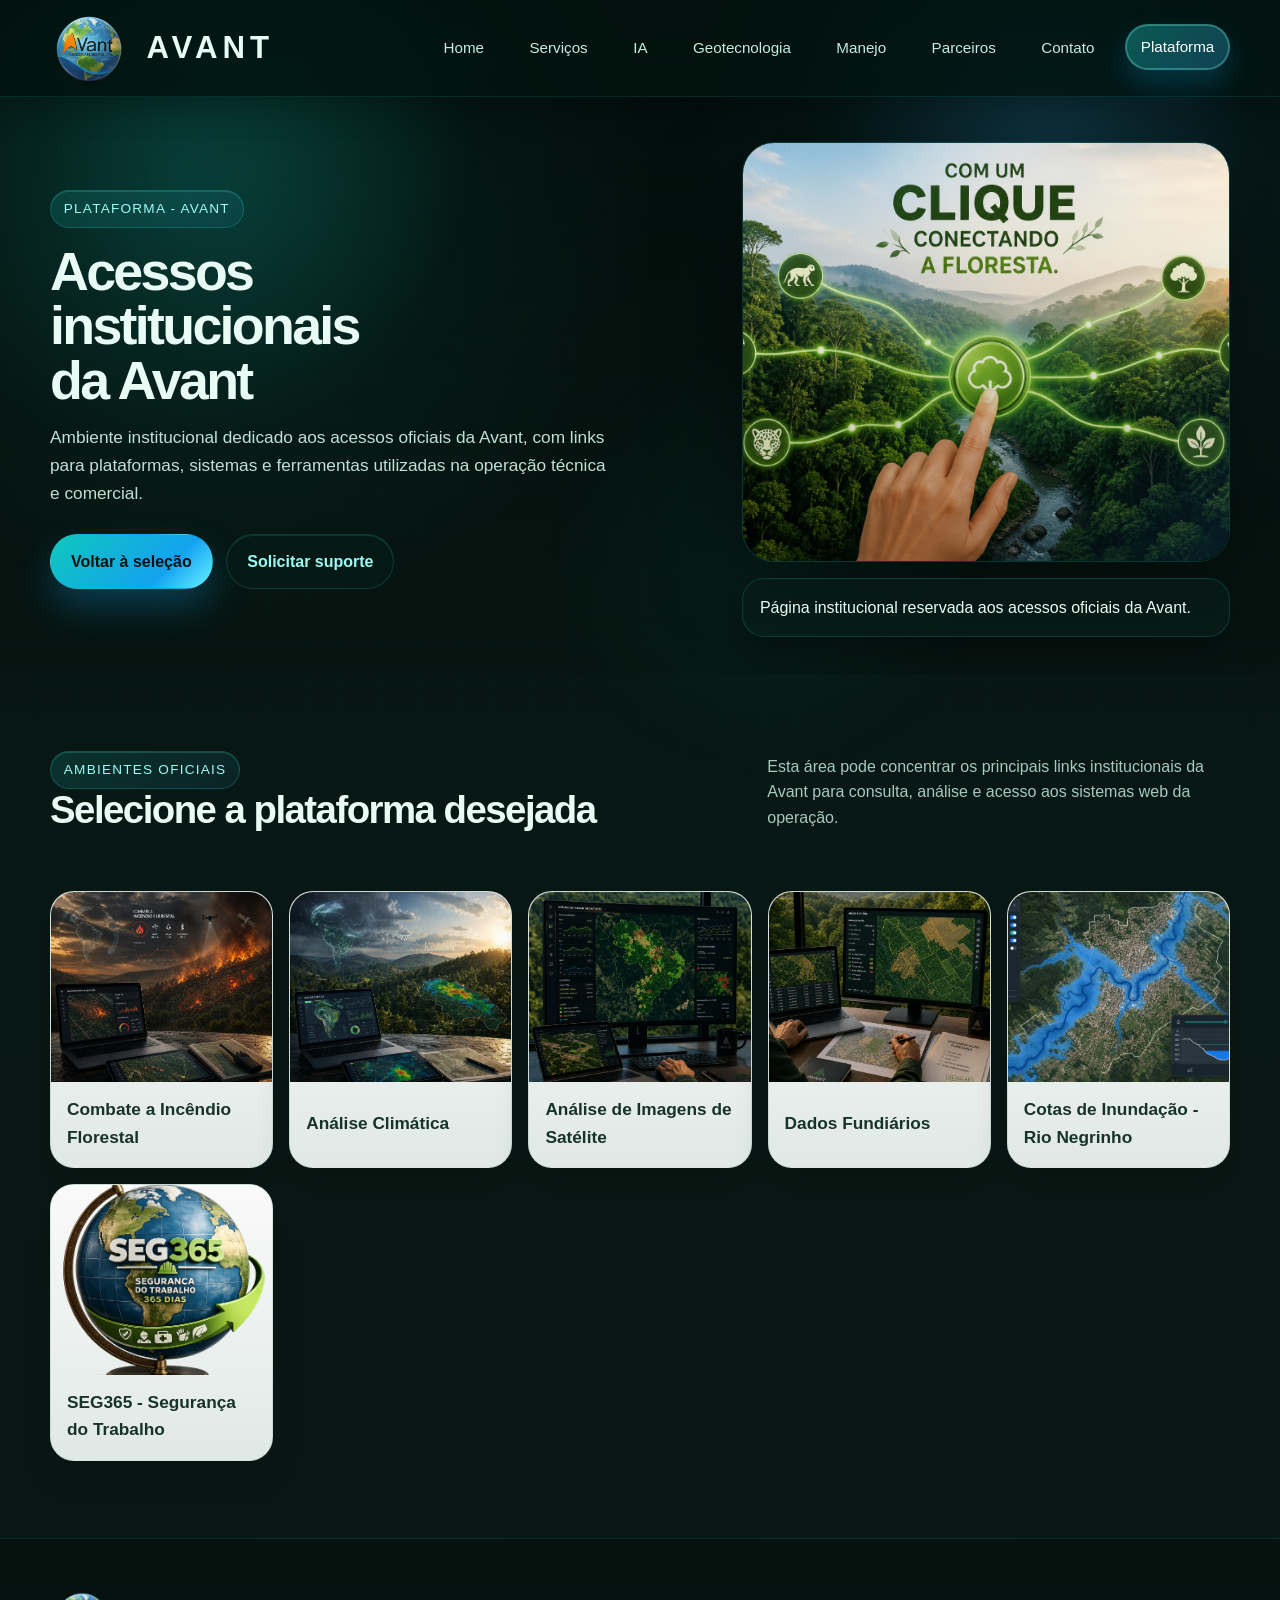
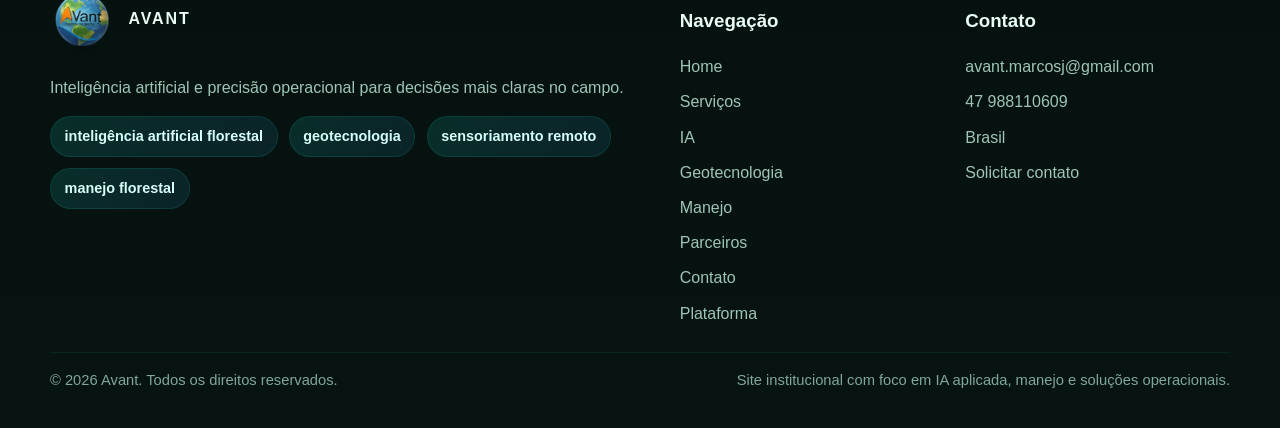
<file: acessos-avant.html>
<!DOCTYPE html>
<html lang="pt-BR">
  <head>
    <meta charset="UTF-8" />
    <meta name="viewport" content="width=device-width, initial-scale=1.0" />
    <title>Acessos Institucionais | Avant</title>
    <meta
      name="description"
      content="Acessos institucionais da Avant com links para plataformas, sistemas e ambientes oficiais."
    />
    <link rel="stylesheet" href="assets/css/style.css" />
  </head>
  <body data-page="plataforma">
    <div id="site-header"></div>

    <main class="site-shell">
      <section class="page-hero">
        <div class="container page-hero__grid">
          <div>
            <span class="eyebrow">Plataforma - Avant</span>
            <h1>Acessos institucionais da Avant</h1>
            <p>
              Ambiente institucional dedicado aos acessos oficiais da Avant, com links para plataformas, sistemas e
              ferramentas utilizadas na operação técnica e comercial.
            </p>
            <div class="page-hero__actions">
              <a class="btn btn--primary" href="plataforma.html">Voltar à seleção</a>
              <a class="btn btn--secondary" href="contato.html">Solicitar suporte</a>
            </div>
          </div>
          <div class="page-hero__visual">
            <div class="page-hero__media">
              <img src="imagens/plataforma-avant-hero.png" alt="Com um clique conectando a floresta em ambiente institucional da Avant" />
            </div>
            <div class="page-hero__note">Página institucional reservada aos acessos oficiais da Avant.</div>
          </div>
        </div>
      </section>

      <section class="page-section">
        <div class="container platform-shell">
          <div class="section-head">
            <div>
              <span class="eyebrow">Ambientes oficiais</span>
              <h2>Selecione a plataforma desejada</h2>
            </div>
            <p>
              Esta área pode concentrar os principais links institucionais da Avant para consulta, análise e acesso aos
              sistemas web da operação.
            </p>
          </div>

          <div class="platform-links">
            <a
              class="platform-tool-card"
              href="https://gfpincendiov2-675455728201.southamerica-east1.run.app/"
              target="_blank"
              rel="noreferrer"
            >
              <img src="imagens/plataforma-combate-incendio.webp" alt="Figura de combate a incêndio florestal na plataforma da Avant" />
              <div class="platform-tool-card__body">
                <h3>Combate a Incêndio Florestal</h3>
              </div>
            </a>

            <a
              class="platform-tool-card"
              href="https://avantclimav23-675455728201.southamerica-east1.run.app"
              target="_blank"
              rel="noreferrer"
            >
              <img src="imagens/plataforma-clima.webp" alt="Figura de análise climática da Avant" />
              <div class="platform-tool-card__body">
                <h3>Análise Climática</h3>
              </div>
            </a>

            <a
              class="platform-tool-card"
              href="https://avantmap-675455728201.southamerica-east1.run.app"
              target="_blank"
              rel="noreferrer"
            >
              <img src="imagens/plataforma-satelite.webp" alt="Figura de análise de imagens de satélite" />
              <div class="platform-tool-card__body">
                <h3>Análise de Imagens de Satélite</h3>
              </div>
            </a>

            <a
              class="platform-tool-card"
              href="https://avantfundiario-675455728201.southamerica-east1.run.app/"
              target="_blank"
              rel="noreferrer"
            >
              <img src="imagens/plataforma-fundiario.webp" alt="Figura de dados fundiários da Avant" />
              <div class="platform-tool-card__body">
                <h3>Dados Fundiários</h3>
              </div>
            </a>

            <a
              class="platform-tool-card"
              href="https://marcosjantsch.github.io/SiteInundacaoRN/"
              target="_blank"
              rel="noreferrer"
            >
              <img
                src="imagens/plataforma-inundacao-rio-negrinho.png"
                alt="Figura de visualização de cotas de inundação para Rio Negrinho"
              />
              <div class="platform-tool-card__body">
                <h3>Cotas de Inundação - Rio Negrinho</h3>
              </div>
            </a>

            <a
              class="platform-tool-card"
              href="https://segurancav1-257334282806.europe-west1.run.app"
              target="_blank"
              rel="noreferrer"
            >
              <img src="imagens/plataforma-seg365.png" alt="Logo SEG365 Segurança do Trabalho 365 Dias" />
              <div class="platform-tool-card__body">
                <h3>SEG365 - Segurança do Trabalho</h3>
              </div>
            </a>
          </div>
        </div>
      </section>
    </main>

    <div id="site-footer"></div>
    <script src="assets/js/main.js"></script>
  </body>
</html>
</file>
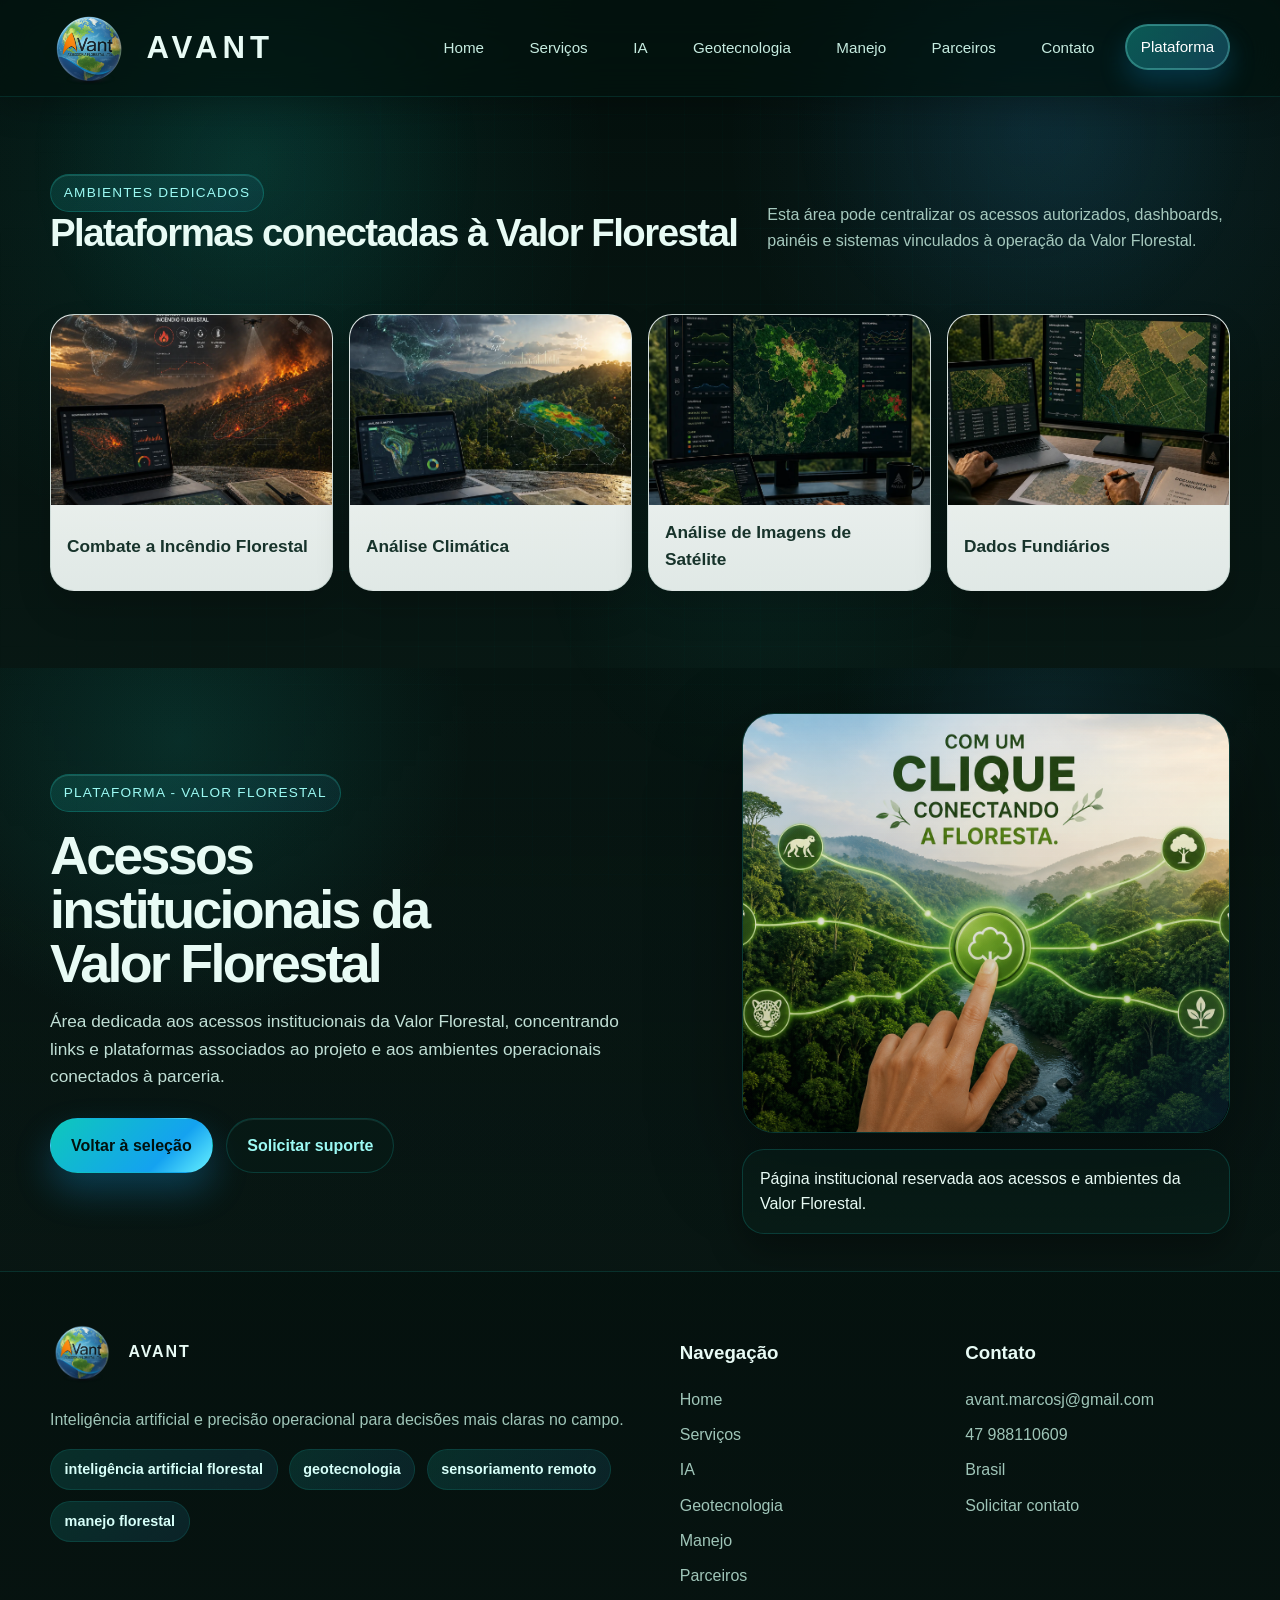
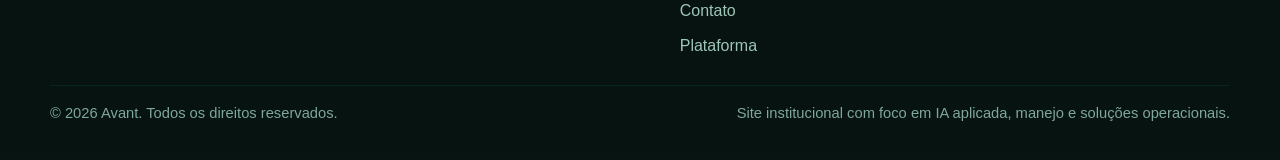
<file: acessos-valor-florestal.html>
<!DOCTYPE html>
<html lang="pt-BR">
  <head>
    <meta charset="UTF-8" />
    <meta name="viewport" content="width=device-width, initial-scale=1.0" />
    <title>Acessos Institucionais | Valor Florestal</title>
    <meta
      name="description"
      content="Acessos institucionais da Valor Florestal com links dedicados às plataformas e ambientes oficiais."
    />
    <link rel="stylesheet" href="assets/css/style.css" />
  </head>
  <body data-page="plataforma">
    <div id="site-header"></div>

    <main class="site-shell">
      <section class="page-section">
        <div class="container platform-shell">
          <div class="section-head">
            <div>
              <span class="eyebrow">Ambientes dedicados</span>
              <h2>Plataformas conectadas à Valor Florestal</h2>
            </div>
            <p>
              Esta área pode centralizar os acessos autorizados, dashboards, painéis e sistemas vinculados à operação da
              Valor Florestal.
            </p>
          </div>

          <div class="platform-links">
            <a
              class="platform-tool-card"
              href="https://gfpincendiov2-675455728201.southamerica-east1.run.app"
              target="_blank"
              rel="noreferrer"
            >
              <img src="imagens/plataforma-combate-incendio.webp" alt="Figura de combate a incêndio florestal para Valor Florestal" />
              <div class="platform-tool-card__body">
                <h3>Combate a Incêndio Florestal</h3>
              </div>
            </a>

            <a
              class="platform-tool-card"
              href="https://avantclimav23-675455728201.southamerica-east1.run.app"
              target="_blank"
              rel="noreferrer"
            >
              <img src="imagens/plataforma-clima.webp" alt="Figura de análise climática para Valor Florestal" />
              <div class="platform-tool-card__body">
                <h3>Análise Climática</h3>
              </div>
            </a>

            <a
              class="platform-tool-card"
              href="https://avantmap-675455728201.southamerica-east1.run.app"
              target="_blank"
              rel="noreferrer"
            >
              <img src="imagens/plataforma-satelite.webp" alt="Figura de análise de imagens para Valor Florestal" />
              <div class="platform-tool-card__body">
                <h3>Análise de Imagens de Satélite</h3>
              </div>
            </a>

            <a
              class="platform-tool-card"
              href="https://avantfundiario-675455728201.southamerica-east1.run.app/"
              target="_blank"
              rel="noreferrer"
            >
              <img src="imagens/plataforma-fundiario.webp" alt="Figura de dados fundiários para Valor Florestal" />
              <div class="platform-tool-card__body">
                <h3>Dados Fundiários</h3>
              </div>
            </a>
          </div>
        </div>
      </section>

      <section class="page-hero">
        <div class="container page-hero__grid">
          <div>
            <span class="eyebrow">Plataforma - Valor Florestal</span>
            <h1>Acessos institucionais da Valor Florestal</h1>
            <p>
              Área dedicada aos acessos institucionais da Valor Florestal, concentrando links e plataformas associados ao
              projeto e aos ambientes operacionais conectados à parceria.
            </p>
            <div class="page-hero__actions">
              <a class="btn btn--primary" href="plataforma.html">Voltar à seleção</a>
              <a class="btn btn--secondary" href="contato.html">Solicitar suporte</a>
            </div>
          </div>
          <div class="page-hero__visual">
            <div class="page-hero__media">
              <img src="imagens/plataforma-valor-florestal-hero.png" alt="Com um clique conectando a floresta no ambiente institucional da Valor Florestal" />
            </div>
            <div class="page-hero__note">Página institucional reservada aos acessos e ambientes da Valor Florestal.</div>
          </div>
        </div>
      </section>
    </main>

    <div id="site-footer"></div>
    <script src="assets/js/main.js"></script>
  </body>
</html>
</file>
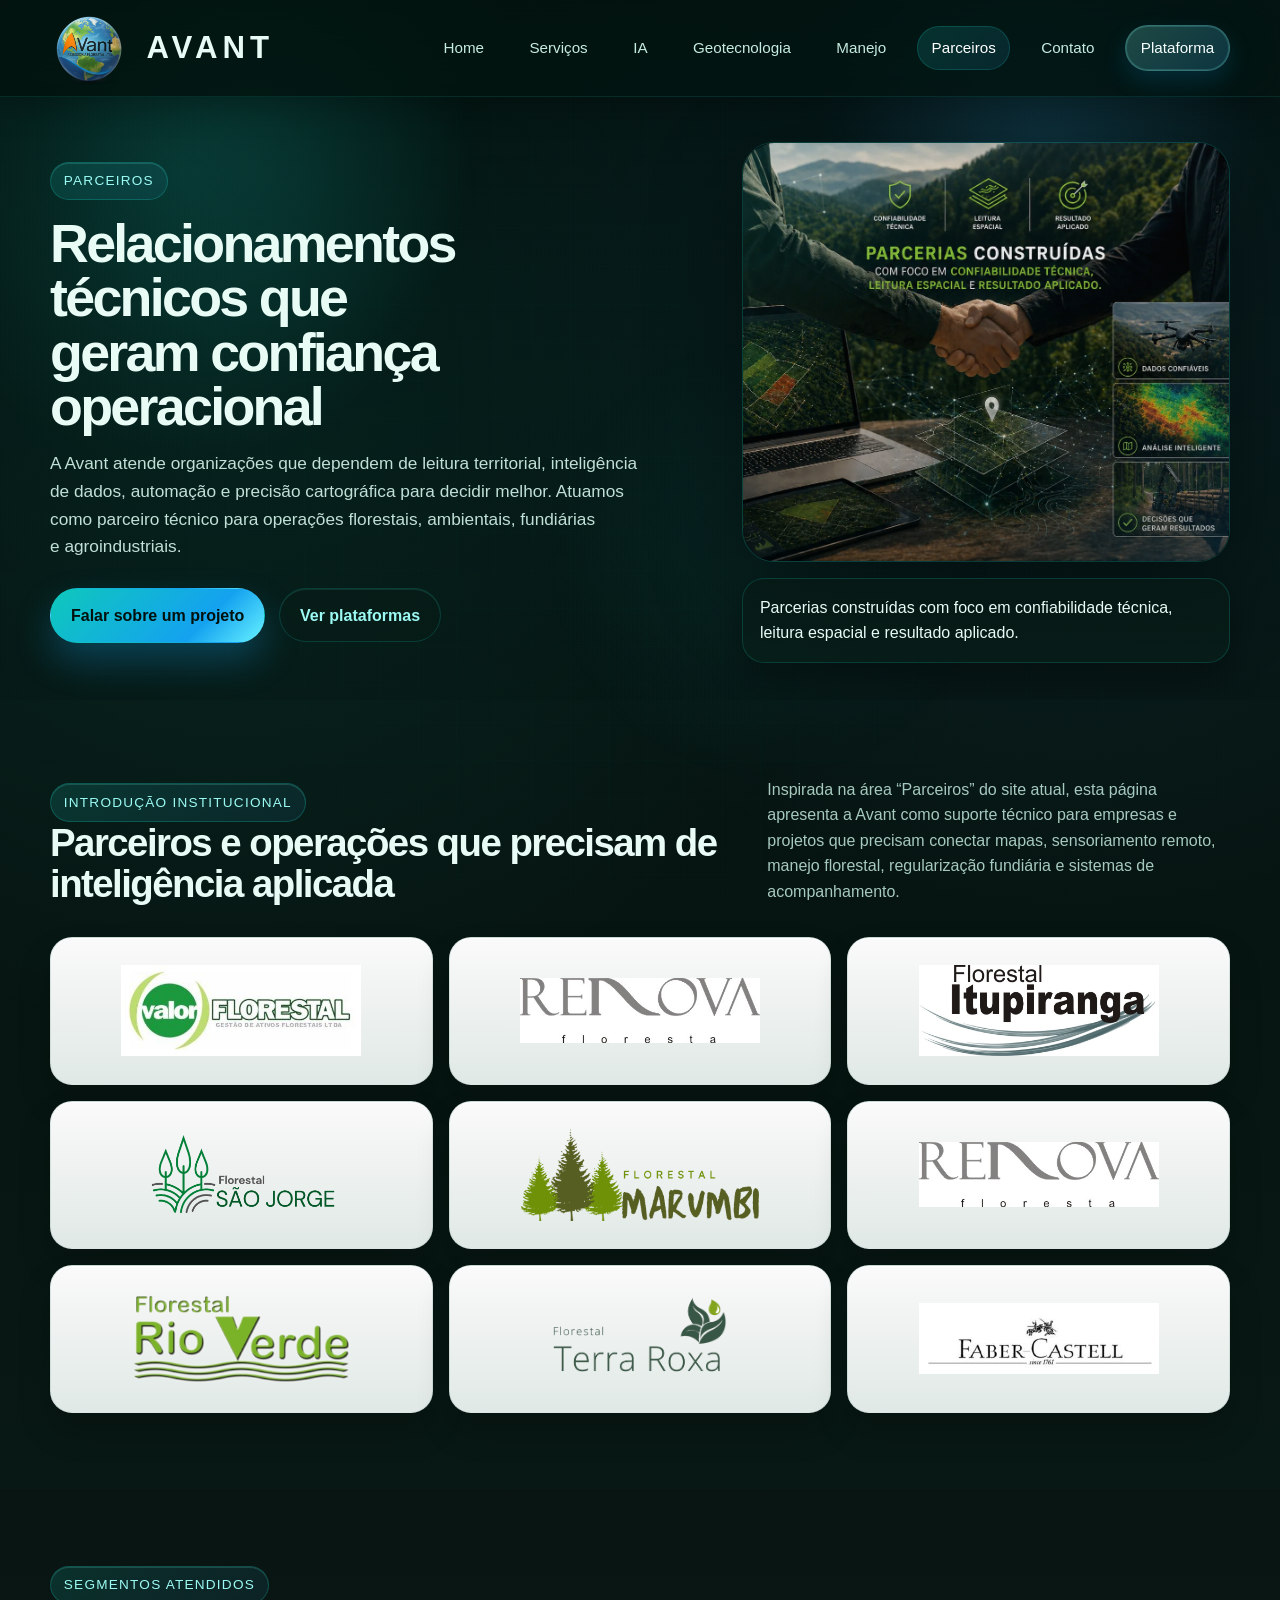
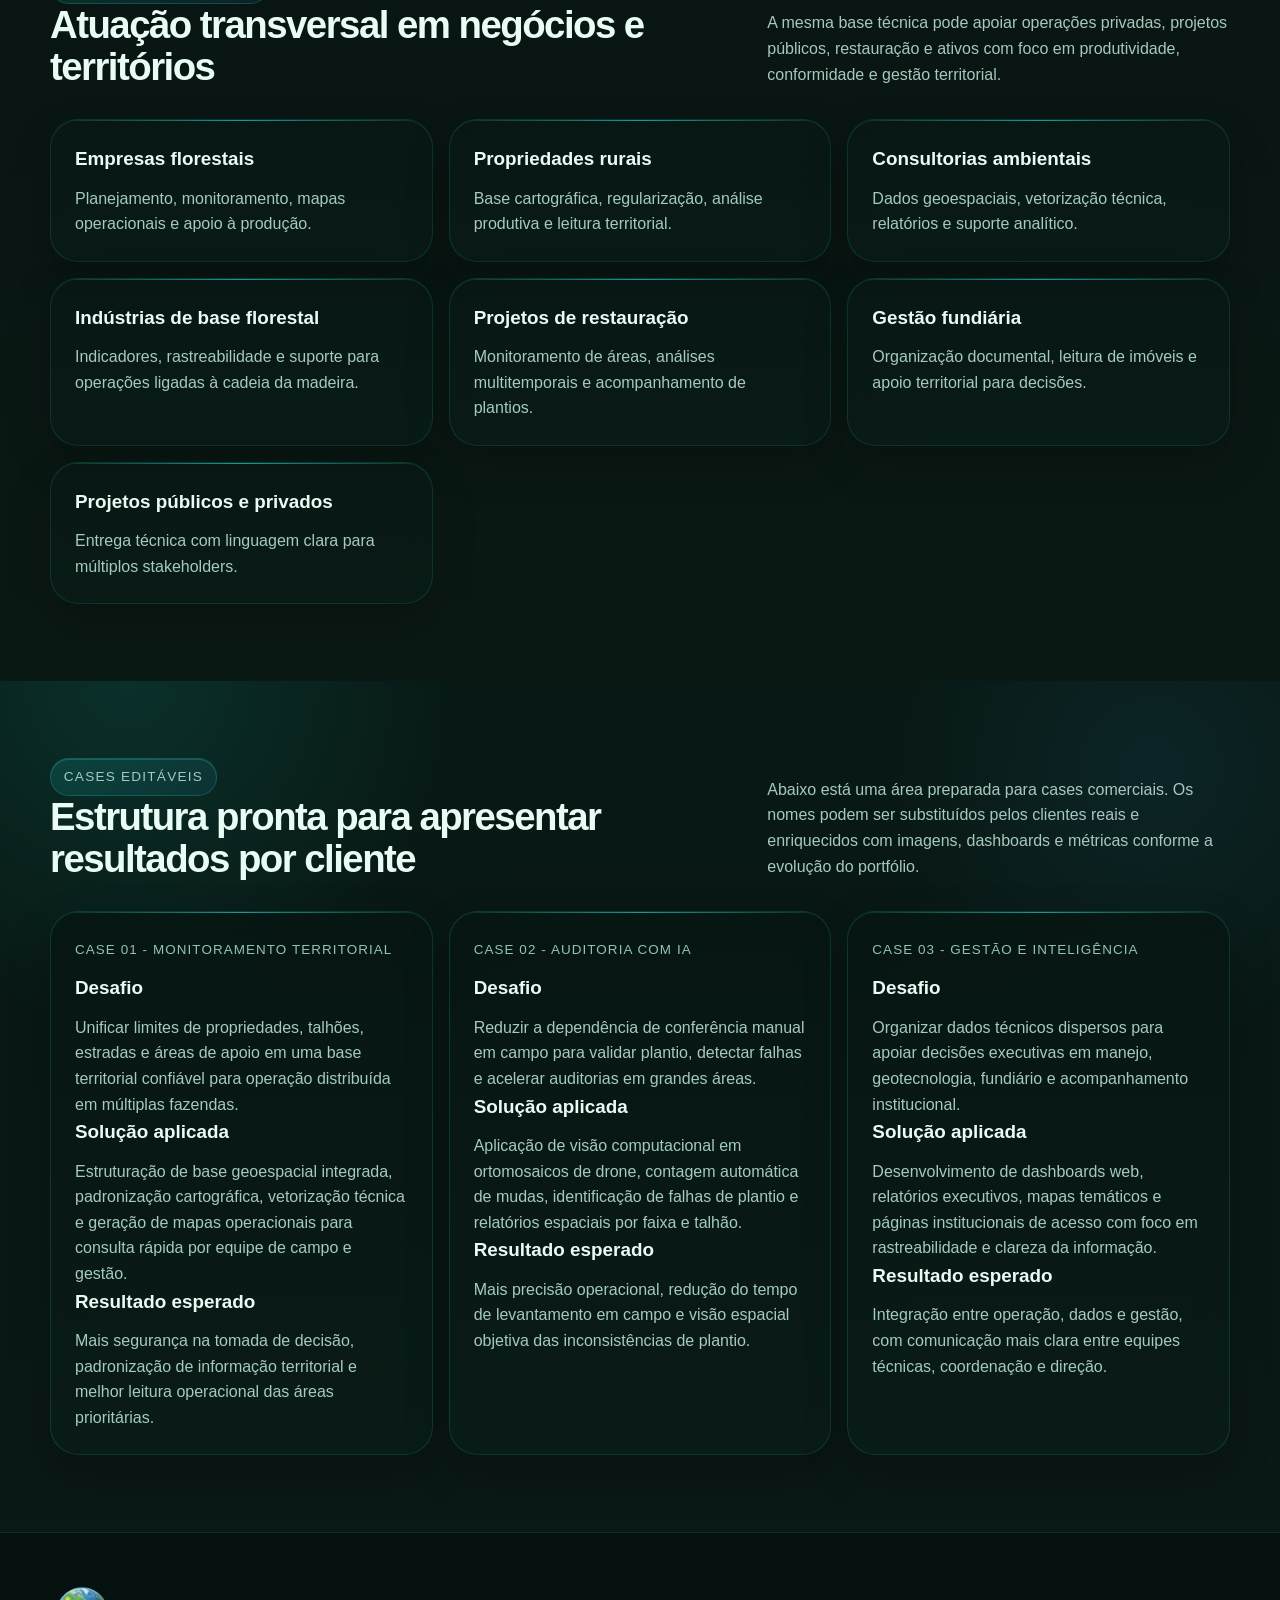
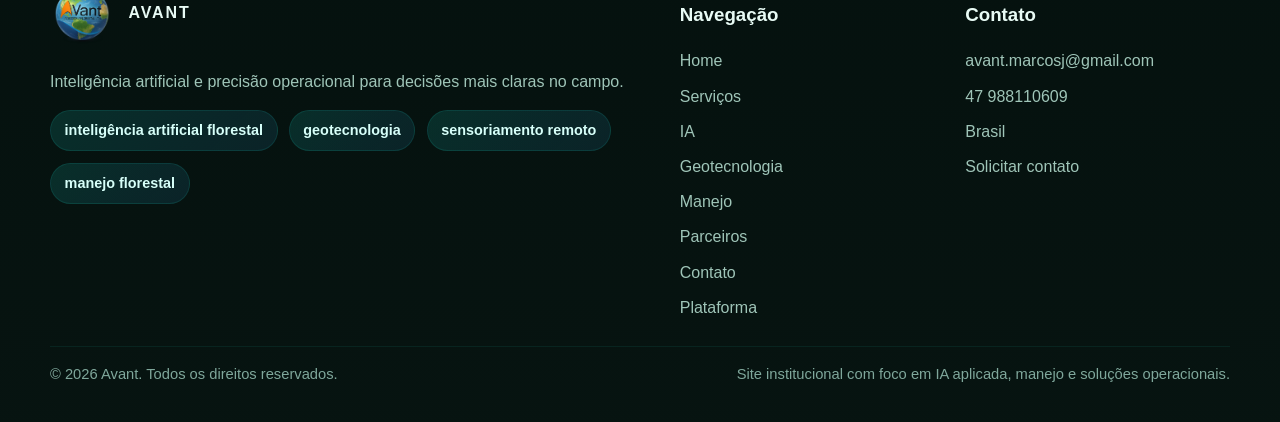
<file: clientes.html>
<!DOCTYPE html>
<html lang="pt-BR">
  <head>
    <meta charset="UTF-8" />
    <meta name="viewport" content="width=device-width, initial-scale=1.0" />
    <title>Parceiros | Avant</title>
    <meta
      name="description"
      content="Conheça os parceiros, segmentos atendidos, cases e a atuação técnica da Avant em inteligência artificial florestal, geotecnologia, sensoriamento remoto e planejamento florestal."
    />
    <link rel="stylesheet" href="assets/css/style.css" />
  </head>
  <body data-page="clientes">
    <div id="site-header"></div>

    <main class="site-shell">
      <section class="page-hero">
        <div class="container page-hero__grid">
          <div>
            <span class="eyebrow">Parceiros</span>
            <h1>Relacionamentos técnicos que geram confiança operacional</h1>
            <p>
              A Avant atende organizações que dependem de leitura territorial, inteligência de dados, automação e precisão
              cartográfica para decidir melhor. Atuamos como parceiro técnico para operações florestais, ambientais,
              fundiárias e agroindustriais.
            </p>
            <div class="page-hero__actions">
              <a class="btn btn--primary" href="contato.html">Falar sobre um projeto</a>
              <a class="btn btn--secondary" href="plataforma.html">Ver plataformas</a>
            </div>
          </div>
          <div class="page-hero__visual">
            <div class="page-hero__media">
              <img
                src="imagens/parceiros-hero.webp"
                alt="Parcerias técnicas construídas com foco em confiabilidade e resultado aplicado"
              />
            </div>
            <div class="page-hero__note">
              Parcerias construídas com foco em confiabilidade técnica, leitura espacial e resultado aplicado.
            </div>
          </div>
        </div>
      </section>

      <section class="page-section">
        <div class="container">
          <div class="section-head">
            <div>
              <span class="eyebrow">Introdução institucional</span>
              <h2>Parceiros e operações que precisam de inteligência aplicada</h2>
            </div>
            <p>
              Inspirada na área “Parceiros” do site atual, esta página apresenta a Avant como suporte técnico para empresas e
              projetos que precisam conectar mapas, sensoriamento remoto, manejo florestal, regularização fundiária e
              sistemas de acompanhamento.
            </p>
          </div>

          <div class="logo-grid">
            <div class="logo-slot">
              <img src="imagens/parceiro-a.jpg" alt="Logo parceiro A" loading="lazy" />
            </div>
            <div class="logo-slot">
              <img src="imagens/parceiro-b.jpg" alt="Logo parceiro B" loading="lazy" />
            </div>
            <div class="logo-slot">
              <img src="imagens/parceiro-c.jpg" alt="Logo parceiro C" loading="lazy" />
            </div>
            <div class="logo-slot">
              <img src="imagens/parceiro-d.png" alt="Logo parceiro D" loading="lazy" />
            </div>
            <div class="logo-slot">
              <img src="imagens/parceiro-e.png" alt="Logo parceiro E" loading="lazy" />
            </div>
            <div class="logo-slot">
              <img src="imagens/parceiro-f.jpg" alt="Logo parceiro F" loading="lazy" />
            </div>
            <div class="logo-slot">
              <img src="imagens/parceiro-g.png" alt="Logo parceiro G" loading="lazy" />
            </div>
            <div class="logo-slot">
              <img src="imagens/parceiro-h.png" alt="Logo parceiro H" loading="lazy" />
            </div>
            <div class="logo-slot">
              <img src="imagens/parceiro-i.png" alt="Logo parceiro I" loading="lazy" />
            </div>
          </div>
        </div>
      </section>

      <section class="page-section page-section--muted">
        <div class="container">
          <div class="section-head">
            <div>
              <span class="eyebrow">Segmentos atendidos</span>
              <h2>Atuação transversal em negócios e territórios</h2>
            </div>
            <p>
              A mesma base técnica pode apoiar operações privadas, projetos públicos, restauração e ativos com foco em
              produtividade, conformidade e gestão territorial.
            </p>
          </div>

          <div class="segment-grid">
            <article class="card"><h3>Empresas florestais</h3><p>Planejamento, monitoramento, mapas operacionais e apoio à produção.</p></article>
            <article class="card"><h3>Propriedades rurais</h3><p>Base cartográfica, regularização, análise produtiva e leitura territorial.</p></article>
            <article class="card"><h3>Consultorias ambientais</h3><p>Dados geoespaciais, vetorização técnica, relatórios e suporte analítico.</p></article>
            <article class="card"><h3>Indústrias de base florestal</h3><p>Indicadores, rastreabilidade e suporte para operações ligadas à cadeia da madeira.</p></article>
            <article class="card"><h3>Projetos de restauração</h3><p>Monitoramento de áreas, análises multitemporais e acompanhamento de plantios.</p></article>
            <article class="card"><h3>Gestão fundiária</h3><p>Organização documental, leitura de imóveis e apoio territorial para decisões.</p></article>
            <article class="card"><h3>Projetos públicos e privados</h3><p>Entrega técnica com linguagem clara para múltiplos stakeholders.</p></article>
          </div>
        </div>
      </section>

      <section class="page-section page-section--dark">
        <div class="container">
          <div class="section-head">
            <div>
              <span class="eyebrow">Cases editáveis</span>
              <h2>Estrutura pronta para apresentar resultados por cliente</h2>
            </div>
            <p>
              Abaixo está uma área preparada para cases comerciais. Os nomes podem ser substituídos pelos clientes reais e
              enriquecidos com imagens, dashboards e métricas conforme a evolução do portfólio.
            </p>
          </div>

          <div class="case-grid">
            <article class="card card--dark">
              <div class="case-card__meta">Case 01 - Monitoramento territorial</div>
              <h3>Desafio</h3>
              <p>Unificar limites de propriedades, talhões, estradas e áreas de apoio em uma base territorial confiável para operação distribuída em múltiplas fazendas.</p>
              <h3>Solução aplicada</h3>
              <p>Estruturação de base geoespacial integrada, padronização cartográfica, vetorização técnica e geração de mapas operacionais para consulta rápida por equipe de campo e gestão.</p>
              <h3>Resultado esperado</h3>
              <p>Mais segurança na tomada de decisão, padronização de informação territorial e melhor leitura operacional das áreas prioritárias.</p>
            </article>

            <article class="card card--dark">
              <div class="case-card__meta">Case 02 - Auditoria com IA</div>
              <h3>Desafio</h3>
              <p>Reduzir a dependência de conferência manual em campo para validar plantio, detectar falhas e acelerar auditorias em grandes áreas.</p>
              <h3>Solução aplicada</h3>
              <p>Aplicação de visão computacional em ortomosaicos de drone, contagem automática de mudas, identificação de falhas de plantio e relatórios espaciais por faixa e talhão.</p>
              <h3>Resultado esperado</h3>
              <p>Mais precisão operacional, redução do tempo de levantamento em campo e visão espacial objetiva das inconsistências de plantio.</p>
            </article>

            <article class="card card--dark">
              <div class="case-card__meta">Case 03 - Gestão e inteligência</div>
              <h3>Desafio</h3>
              <p>Organizar dados técnicos dispersos para apoiar decisões executivas em manejo, geotecnologia, fundiário e acompanhamento institucional.</p>
              <h3>Solução aplicada</h3>
              <p>Desenvolvimento de dashboards web, relatórios executivos, mapas temáticos e páginas institucionais de acesso com foco em rastreabilidade e clareza da informação.</p>
              <h3>Resultado esperado</h3>
              <p>Integração entre operação, dados e gestão, com comunicação mais clara entre equipes técnicas, coordenação e direção.</p>
            </article>
          </div>
        </div>
      </section>
    </main>

    <div id="site-footer"></div>
    <script src="assets/js/main.js"></script>
  </body>
</html>
</file>
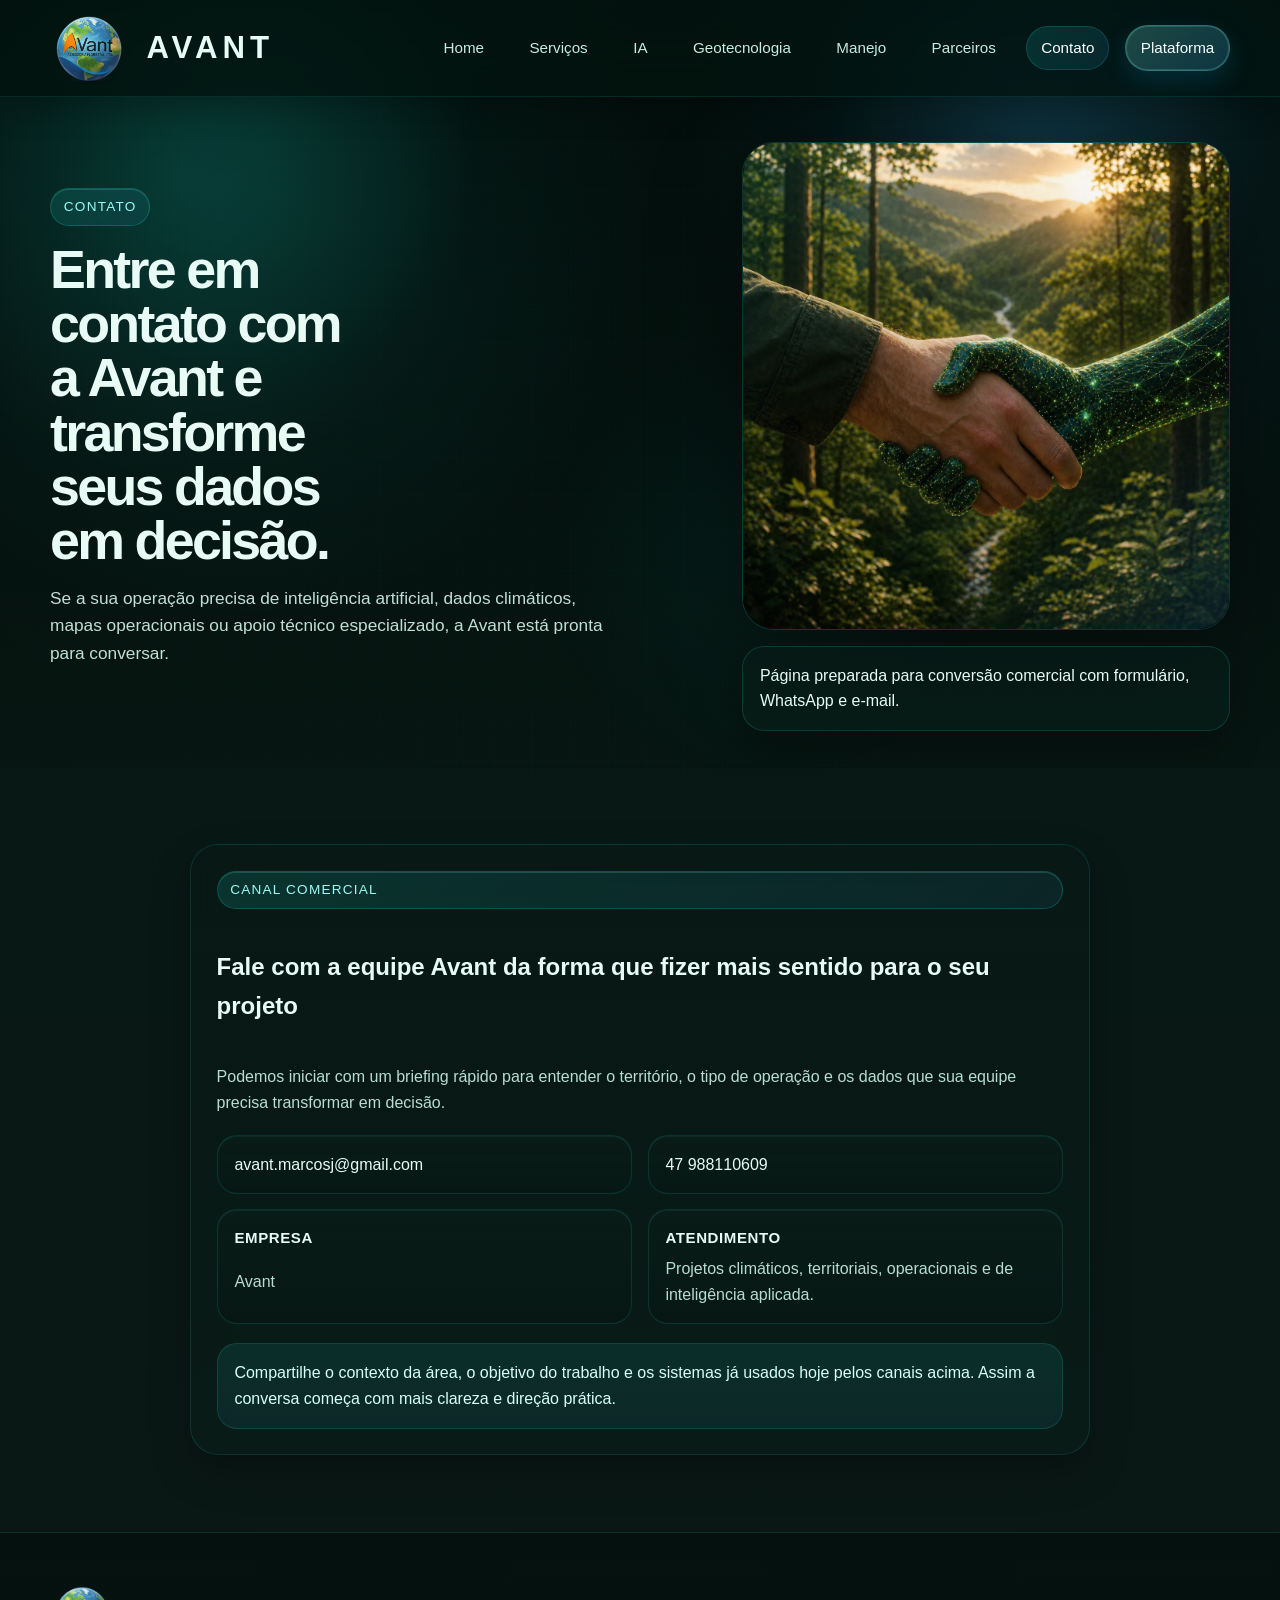
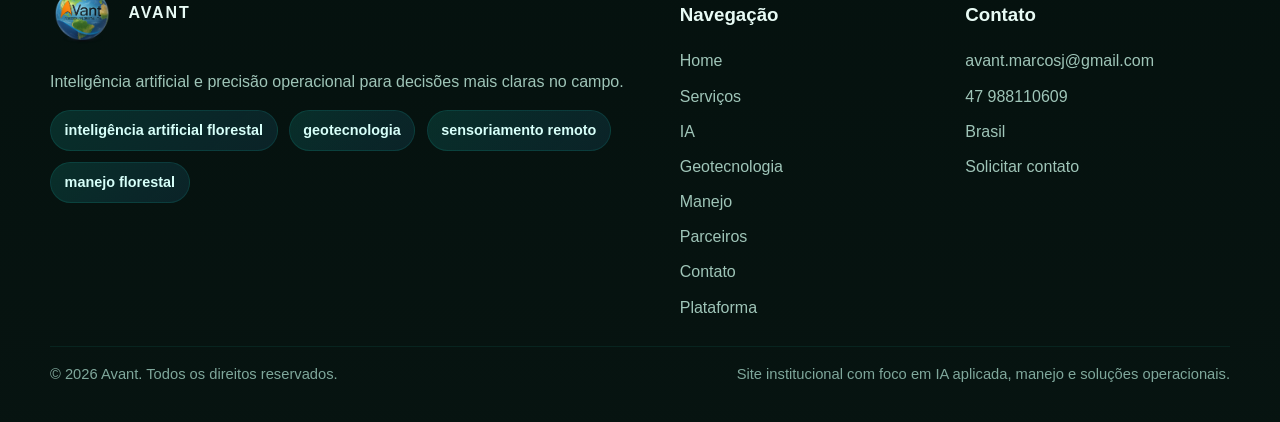
<file: contato.html>
<!DOCTYPE html>
<html lang="pt-BR">
  <head>
    <meta charset="UTF-8" />
    <meta name="viewport" content="width=device-width, initial-scale=1.0" />
    <title>Contato | Avant</title>
    <meta
      name="description"
      content="Entre em contato com a Avant para projetos de inteligência artificial, dados climáticos, mapas operacionais, manejo e soluções técnicas para o campo."
    />
    <link rel="stylesheet" href="assets/css/style.css" />
  </head>
  <body data-page="contato">
    <div id="site-header"></div>

    <main class="site-shell">
      <section class="page-hero">
        <div class="container page-hero__grid">
          <div>
            <span class="eyebrow">Contato</span>
            <h1>Entre em contato com a Avant e transforme seus dados em decisão.</h1>
            <p>
              Se a sua operação precisa de inteligência artificial, dados climáticos, mapas operacionais ou apoio técnico
              especializado, a Avant está pronta para conversar.
            </p>
          </div>
          <div class="page-hero__visual">
            <div class="page-hero__media">
              <img src="imagens/contato-hero.webp" alt="Contato entre tecnologia e relacionamento humano em ambiente florestal" />
            </div>
            <div class="page-hero__note">
              Página preparada para conversão comercial com formulário, WhatsApp e e-mail.
            </div>
          </div>
        </div>
      </section>

      <section class="page-section">
        <div class="container contact-grid contact-grid--single">
          <aside class="contact-card contact-card--info">
            <span class="eyebrow">Canal comercial</span>
            <h2>Fale com a equipe Avant da forma que fizer mais sentido para o seu projeto</h2>
            <p class="contact-card__lead">
              Podemos iniciar com um briefing rápido para entender o território, o tipo de operação e os dados que sua equipe
              precisa transformar em decisão.
            </p>

            <div class="contact-channel-grid">
              <a class="contact-channel-card" data-email href="mailto:avant.marcosj@gmail.com">
                <strong>E-mail</strong>
                <span>avant.marcosj@gmail.com</span>
              </a>

              <a
                class="contact-channel-card"
                data-whatsapp
                href="https://wa.me/5547988110609"
                target="_blank"
                rel="noreferrer"
              >
                <strong>WhatsApp</strong>
                <span>47 988110609</span>
              </a>

              <div class="contact-channel-card">
                <strong>Empresa</strong>
                <span>Avant</span>
              </div>

              <div class="contact-channel-card">
                <strong>Atendimento</strong>
                <span>Projetos climáticos, territoriais, operacionais e de inteligência aplicada.</span>
              </div>
            </div>

            <div class="contact-support-note">
              Compartilhe o contexto da área, o objetivo do trabalho e os sistemas já usados hoje pelos canais acima. Assim a
              conversa começa com mais clareza e direção prática.
            </div>
          </aside>
        </div>
      </section>
    </main>

    <div id="site-footer"></div>
    <script src="assets/js/main.js"></script>
  </body>
</html>
</file>
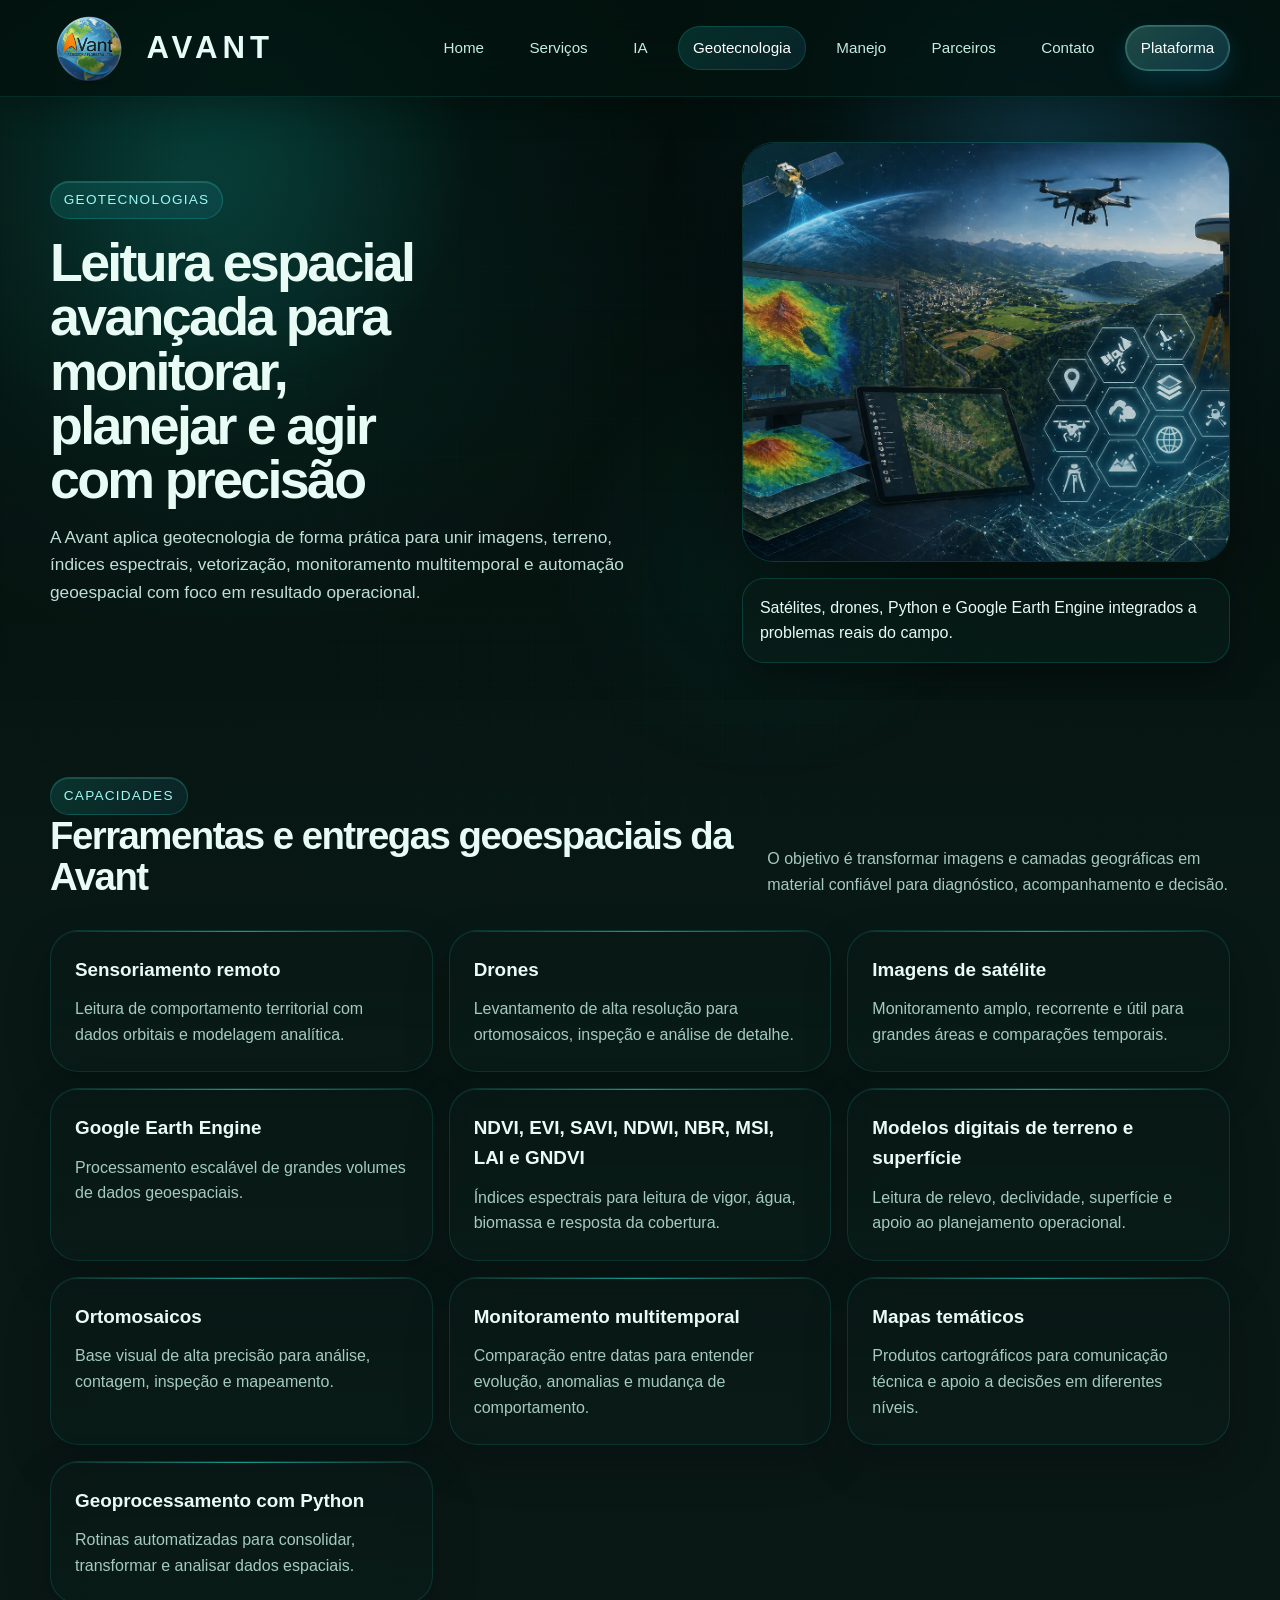
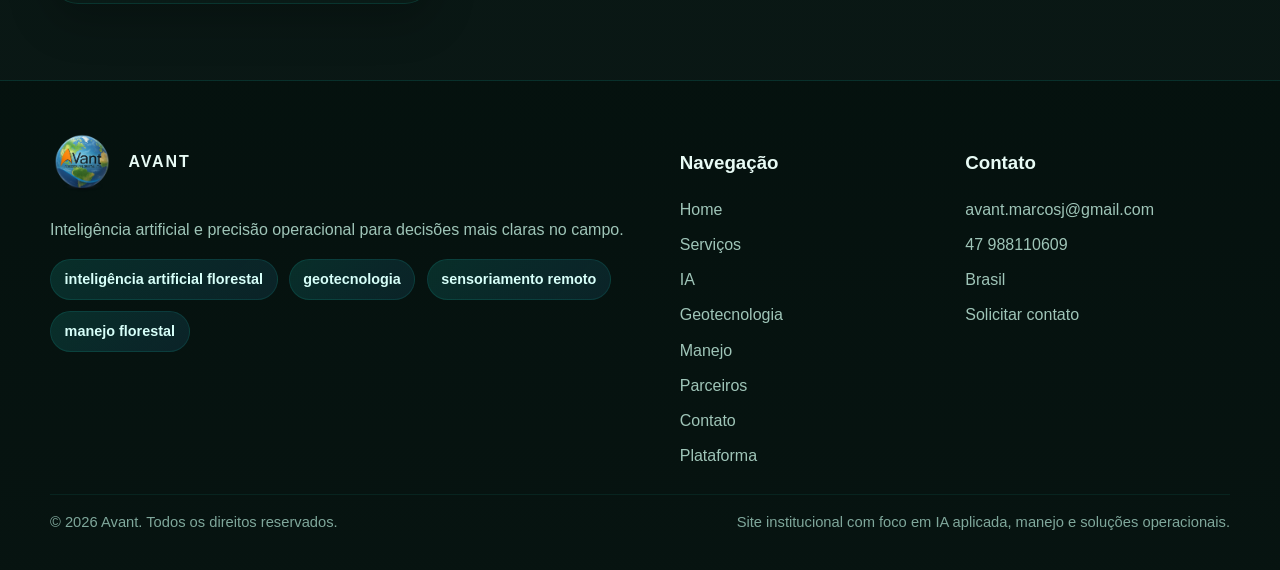
<file: geotecnologias.html>
<!DOCTYPE html>
<html lang="pt-BR">
  <head>
    <meta charset="UTF-8" />
    <meta name="viewport" content="width=device-width, initial-scale=1.0" />
    <title>Geotecnologias | Avant</title>
    <meta
      name="description"
      content="Geotecnologias da Avant com sensoriamento remoto, drones, imagens de satélite, Google Earth Engine, índices espectrais, ortomosaicos, monitoramento multitemporal e geoprocessamento com Python."
    />
    <link rel="stylesheet" href="assets/css/style.css" />
  </head>
  <body data-page="geotecnologias">
    <div id="site-header"></div>

    <main class="site-shell">
      <section class="page-hero">
        <div class="container page-hero__grid">
          <div>
            <span class="eyebrow">Geotecnologias</span>
            <h1>Leitura espacial avançada para monitorar, planejar e agir com precisão</h1>
            <p>
              A Avant aplica geotecnologia de forma prática para unir imagens, terreno, índices espectrais, vetorização,
              monitoramento multitemporal e automação geoespacial com foco em resultado operacional.
            </p>
          </div>
          <div class="page-hero__visual">
            <div class="page-hero__media">
              <img src="imagens/geotecnologias-hero.webp" alt="Geotecnologia com satélite, drone e monitoramento territorial em ambiente florestal" />
            </div>
            <div class="page-hero__note">Satélites, drones, Python e Google Earth Engine integrados a problemas reais do campo.</div>
          </div>
        </div>
      </section>

      <section class="page-section">
        <div class="container">
          <div class="section-head">
            <div>
              <span class="eyebrow">Capacidades</span>
              <h2>Ferramentas e entregas geoespaciais da Avant</h2>
            </div>
            <p>
              O objetivo é transformar imagens e camadas geográficas em material confiável para diagnóstico, acompanhamento e
              decisão.
            </p>
          </div>

          <div class="service-grid">
            <article class="card"><h3>Sensoriamento remoto</h3><p>Leitura de comportamento territorial com dados orbitais e modelagem analítica.</p></article>
            <article class="card"><h3>Drones</h3><p>Levantamento de alta resolução para ortomosaicos, inspeção e análise de detalhe.</p></article>
            <article class="card"><h3>Imagens de satélite</h3><p>Monitoramento amplo, recorrente e útil para grandes áreas e comparações temporais.</p></article>
            <article class="card"><h3>Google Earth Engine</h3><p>Processamento escalável de grandes volumes de dados geoespaciais.</p></article>
            <article class="card"><h3>NDVI, EVI, SAVI, NDWI, NBR, MSI, LAI e GNDVI</h3><p>Índices espectrais para leitura de vigor, água, biomassa e resposta da cobertura.</p></article>
            <article class="card"><h3>Modelos digitais de terreno e superfície</h3><p>Leitura de relevo, declividade, superfície e apoio ao planejamento operacional.</p></article>
            <article class="card"><h3>Ortomosaicos</h3><p>Base visual de alta precisão para análise, contagem, inspeção e mapeamento.</p></article>
            <article class="card"><h3>Monitoramento multitemporal</h3><p>Comparação entre datas para entender evolução, anomalias e mudança de comportamento.</p></article>
            <article class="card"><h3>Mapas temáticos</h3><p>Produtos cartográficos para comunicação técnica e apoio a decisões em diferentes níveis.</p></article>
            <article class="card"><h3>Geoprocessamento com Python</h3><p>Rotinas automatizadas para consolidar, transformar e analisar dados espaciais.</p></article>
          </div>
        </div>
      </section>
    </main>

    <div id="site-footer"></div>
    <script src="assets/js/main.js"></script>
  </body>
</html>
</file>
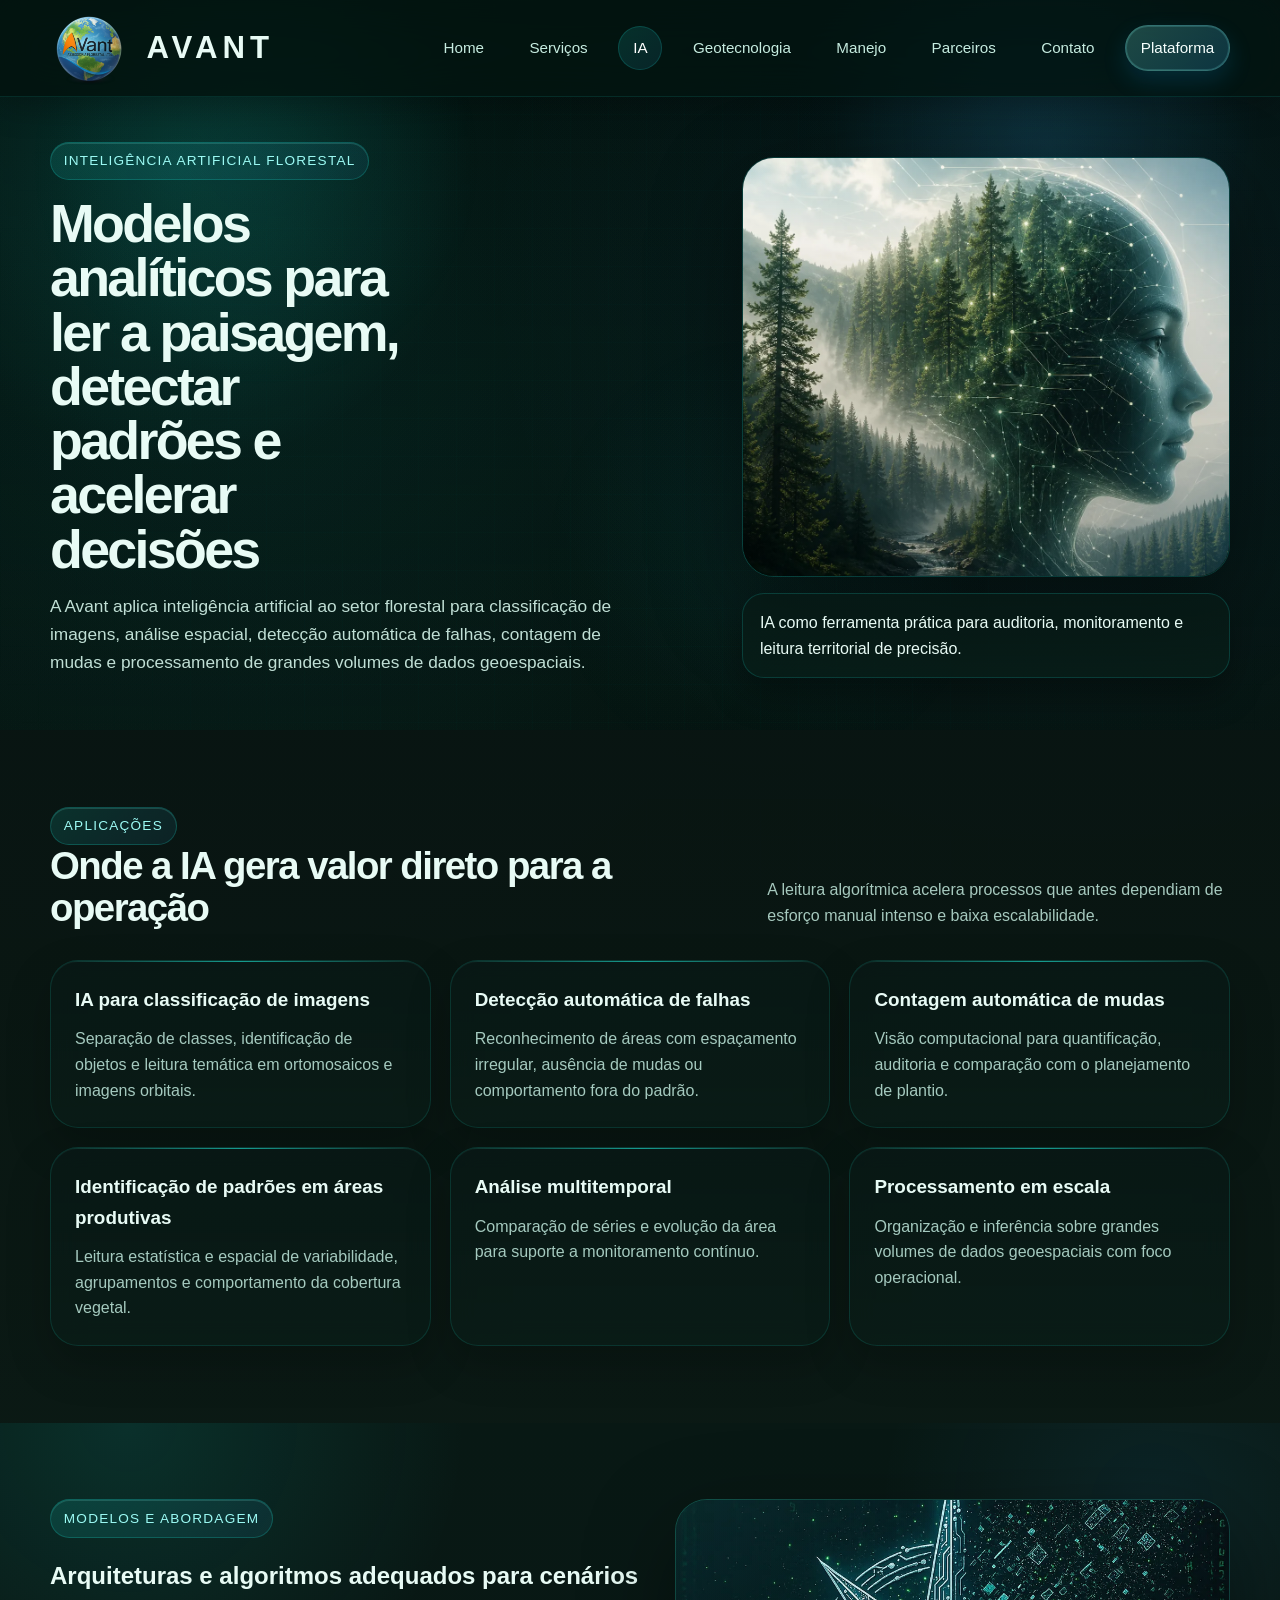
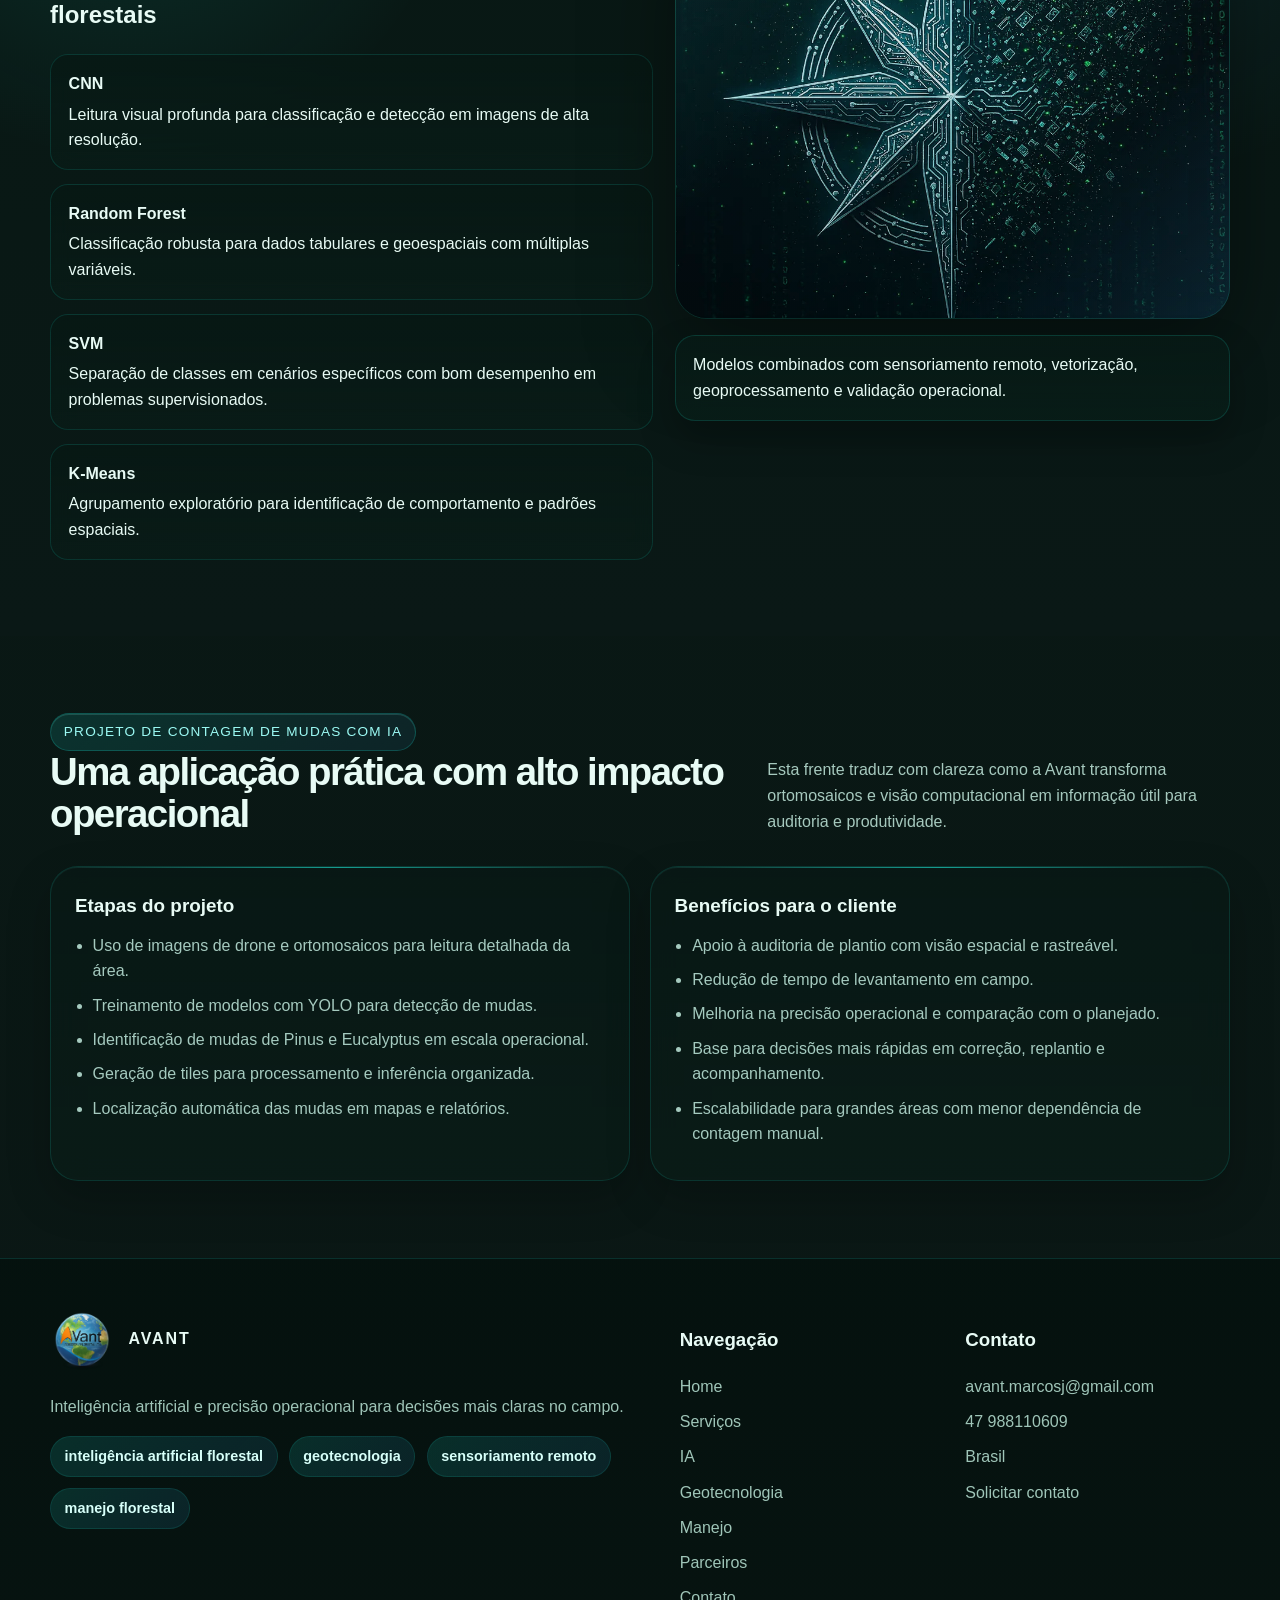
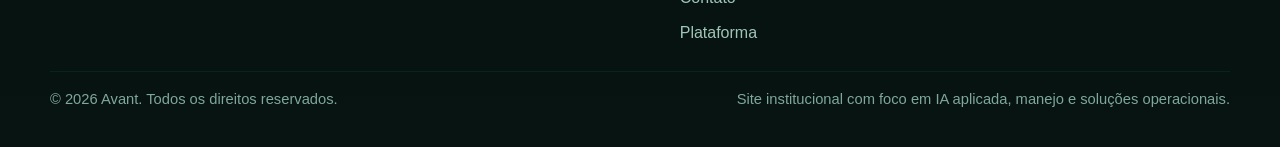
<file: inteligencia-artificial.html>
<!DOCTYPE html>
<html lang="pt-BR">
  <head>
    <meta charset="UTF-8" />
    <meta name="viewport" content="width=device-width, initial-scale=1.0" />
    <title>Inteligência Artificial Florestal | Avant</title>
    <meta
      name="description"
      content="Conheça as soluções de inteligência artificial florestal da Avant para classificação de imagens, contagem de mudas, detecção de falhas de plantio, análise multitemporal e processamento geoespacial."
    />
    <link rel="stylesheet" href="assets/css/style.css" />
  </head>
  <body data-page="ia">
    <div id="site-header"></div>

    <main class="site-shell">
      <section class="page-hero">
        <div class="container page-hero__grid">
          <div>
            <span class="eyebrow">Inteligência artificial florestal</span>
            <h1>Modelos analíticos para ler a paisagem, detectar padrões e acelerar decisões</h1>
            <p>
              A Avant aplica inteligência artificial ao setor florestal para classificação de imagens, análise espacial,
              detecção automática de falhas, contagem de mudas e processamento de grandes volumes de dados geoespaciais.
            </p>
          </div>
          <div class="page-hero__visual">
            <div class="page-hero__media">
              <img src="imagens/ia-hero.webp" alt="Inteligência artificial aplicada à floresta em composição visual institucional" />
            </div>
            <div class="page-hero__note">IA como ferramenta prática para auditoria, monitoramento e leitura territorial de precisão.</div>
          </div>
        </div>
      </section>

      <section class="page-section page-section--muted">
        <div class="container">
          <div class="section-head">
            <div>
              <span class="eyebrow">Aplicações</span>
              <h2>Onde a IA gera valor direto para a operação</h2>
            </div>
            <p>
              A leitura algorítmica acelera processos que antes dependiam de esforço manual intenso e baixa escalabilidade.
            </p>
          </div>

          <div class="grid grid--3">
            <article class="card"><h3>IA para classificação de imagens</h3><p>Separação de classes, identificação de objetos e leitura temática em ortomosaicos e imagens orbitais.</p></article>
            <article class="card"><h3>Detecção automática de falhas</h3><p>Reconhecimento de áreas com espaçamento irregular, ausência de mudas ou comportamento fora do padrão.</p></article>
            <article class="card"><h3>Contagem automática de mudas</h3><p>Visão computacional para quantificação, auditoria e comparação com o planejamento de plantio.</p></article>
            <article class="card"><h3>Identificação de padrões em áreas produtivas</h3><p>Leitura estatística e espacial de variabilidade, agrupamentos e comportamento da cobertura vegetal.</p></article>
            <article class="card"><h3>Análise multitemporal</h3><p>Comparação de séries e evolução da área para suporte a monitoramento contínuo.</p></article>
            <article class="card"><h3>Processamento em escala</h3><p>Organização e inferência sobre grandes volumes de dados geoespaciais com foco operacional.</p></article>
          </div>
        </div>
      </section>

      <section class="page-section page-section--dark">
        <div class="container split">
          <div>
            <span class="eyebrow">Modelos e abordagem</span>
            <h2>Arquiteturas e algoritmos adequados para cenários florestais</h2>
            <div class="inline-list">
              <div class="feature-item"><strong>CNN</strong><span>Leitura visual profunda para classificação e detecção em imagens de alta resolução.</span></div>
              <div class="feature-item"><strong>Random Forest</strong><span>Classificação robusta para dados tabulares e geoespaciais com múltiplas variáveis.</span></div>
              <div class="feature-item"><strong>SVM</strong><span>Separação de classes em cenários específicos com bom desempenho em problemas supervisionados.</span></div>
              <div class="feature-item"><strong>K-Means</strong><span>Agrupamento exploratório para identificação de comportamento e padrões espaciais.</span></div>
            </div>
          </div>
          <div class="media-panel">
            <img src="imagens/avant-symbol.webp" alt="Símbolo tecnológico para IA" />
            <div class="media-panel__overlay">Modelos combinados com sensoriamento remoto, vetorização, geoprocessamento e validação operacional.</div>
          </div>
        </div>
      </section>

      <section class="page-section">
        <div class="container">
          <div class="section-head">
            <div>
              <span class="eyebrow">Projeto de Contagem de Mudas com IA</span>
              <h2>Uma aplicação prática com alto impacto operacional</h2>
            </div>
            <p>
              Esta frente traduz com clareza como a Avant transforma ortomosaicos e visão computacional em informação útil
              para auditoria e produtividade.
            </p>
          </div>

          <div class="grid grid--2">
            <article class="card">
              <h3>Etapas do projeto</h3>
              <ul class="check-list">
                <li>Uso de imagens de drone e ortomosaicos para leitura detalhada da área.</li>
                <li>Treinamento de modelos com YOLO para detecção de mudas.</li>
                <li>Identificação de mudas de Pinus e Eucalyptus em escala operacional.</li>
                <li>Geração de tiles para processamento e inferência organizada.</li>
                <li>Localização automática das mudas em mapas e relatórios.</li>
              </ul>
            </article>
            <article class="card">
              <h3>Benefícios para o cliente</h3>
              <ul class="check-list">
                <li>Apoio à auditoria de plantio com visão espacial e rastreável.</li>
                <li>Redução de tempo de levantamento em campo.</li>
                <li>Melhoria na precisão operacional e comparação com o planejado.</li>
                <li>Base para decisões mais rápidas em correção, replantio e acompanhamento.</li>
                <li>Escalabilidade para grandes áreas com menor dependência de contagem manual.</li>
              </ul>
            </article>
          </div>
        </div>
      </section>
    </main>

    <div id="site-footer"></div>
    <script src="assets/js/main.js"></script>
  </body>
</html>
</file>
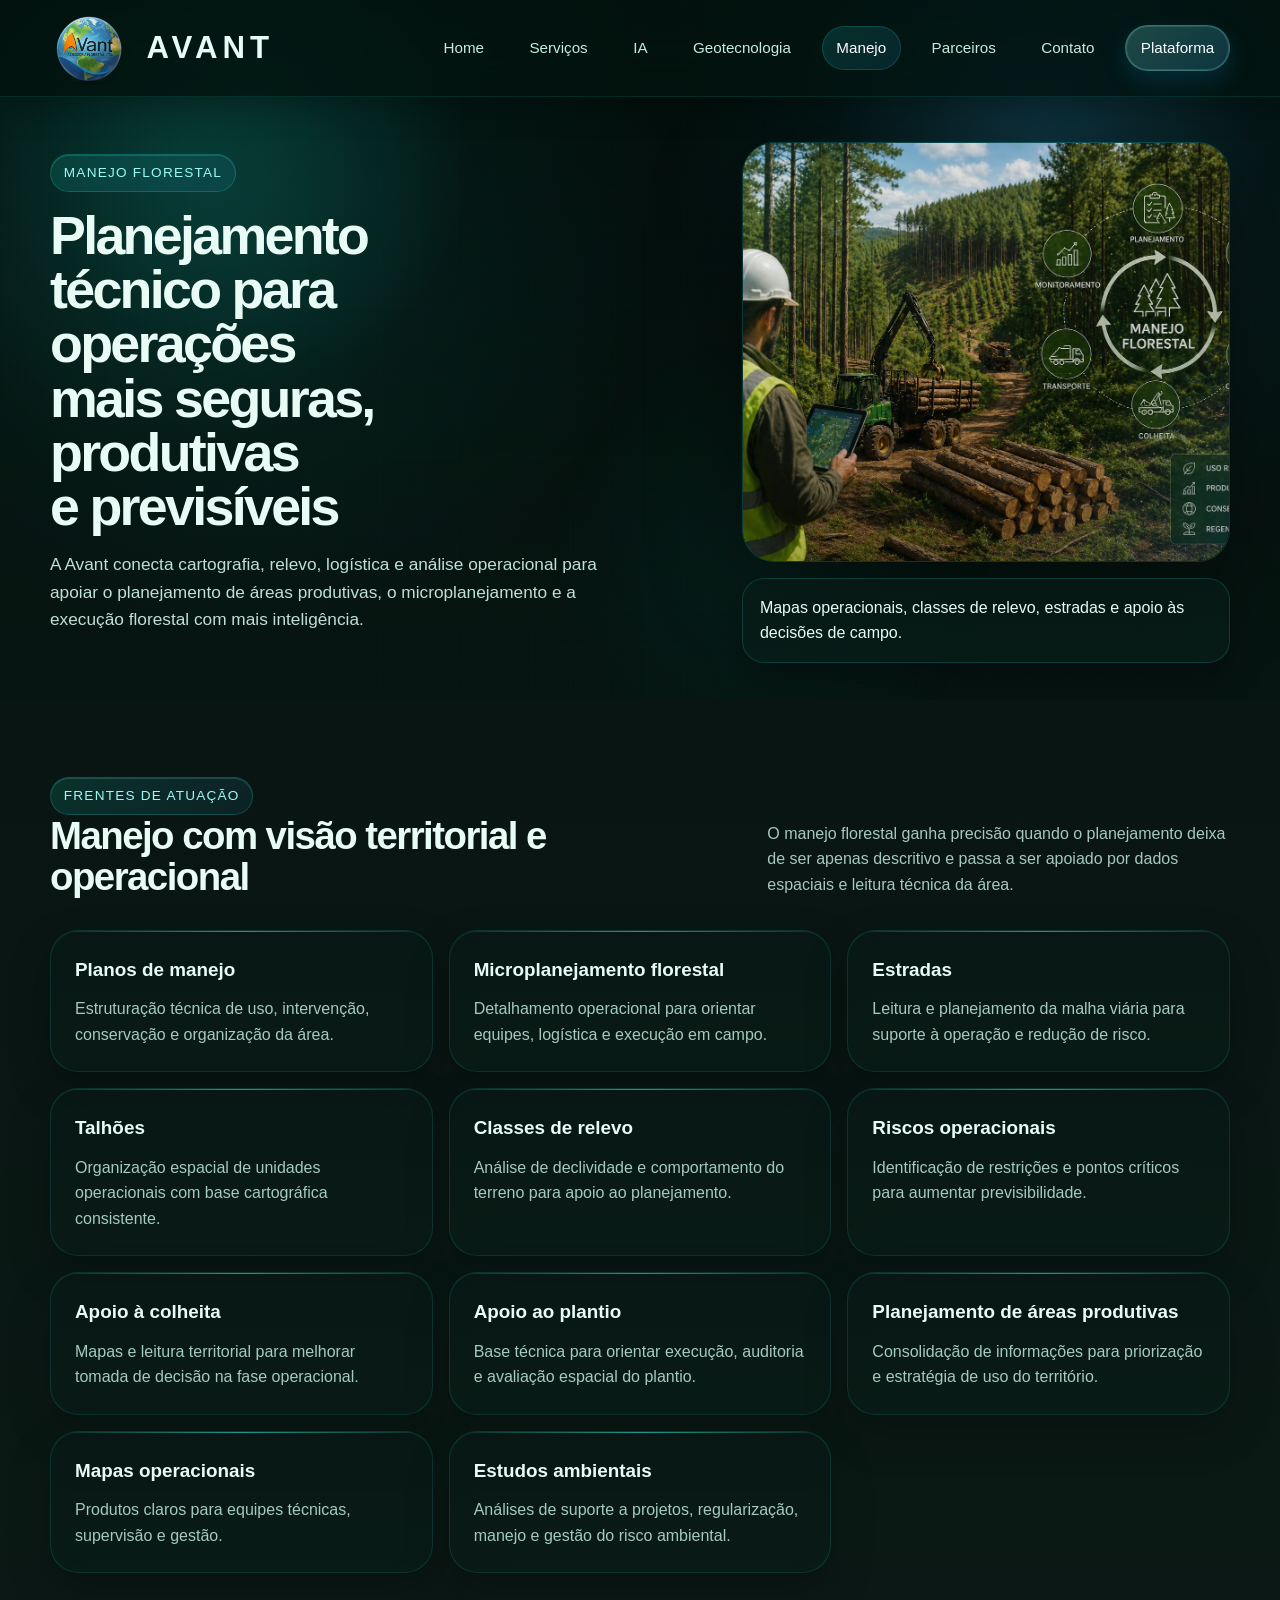
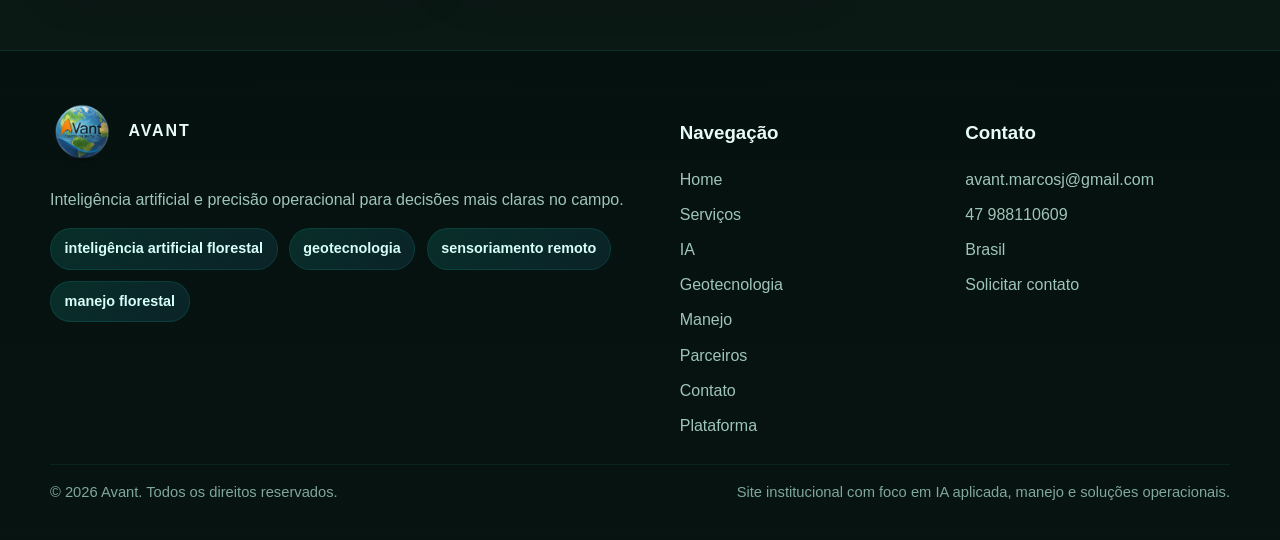
<file: manejo-florestal.html>
<!DOCTYPE html>
<html lang="pt-BR">
  <head>
    <meta charset="UTF-8" />
    <meta name="viewport" content="width=device-width, initial-scale=1.0" />
    <title>Manejo Florestal | Avant</title>
    <meta
      name="description"
      content="Soluções de manejo florestal da Avant com planos de manejo, microplanejamento florestal, talhões, estradas, classes de relevo, apoio à colheita, apoio ao plantio, mapas operacionais e estudos ambientais."
    />
    <link rel="stylesheet" href="assets/css/style.css" />
  </head>
  <body data-page="manejo">
    <div id="site-header"></div>

    <main class="site-shell">
      <section class="page-hero">
        <div class="container page-hero__grid">
          <div>
            <span class="eyebrow">Manejo florestal</span>
            <h1>Planejamento técnico para operações mais seguras, produtivas e previsíveis</h1>
            <p>
              A Avant conecta cartografia, relevo, logística e análise operacional para apoiar o planejamento de áreas
              produtivas, o microplanejamento e a execução florestal com mais inteligência.
            </p>
          </div>
          <div class="page-hero__visual">
            <div class="page-hero__media">
              <img src="imagens/manejo-hero.webp" alt="Manejo florestal com operação de campo, planejamento e monitoramento" />
            </div>
            <div class="page-hero__note">Mapas operacionais, classes de relevo, estradas e apoio às decisões de campo.</div>
          </div>
        </div>
      </section>

      <section class="page-section page-section--muted">
        <div class="container">
          <div class="section-head">
            <div>
              <span class="eyebrow">Frentes de atuação</span>
              <h2>Manejo com visão territorial e operacional</h2>
            </div>
            <p>
              O manejo florestal ganha precisão quando o planejamento deixa de ser apenas descritivo e passa a ser apoiado
              por dados espaciais e leitura técnica da área.
            </p>
          </div>

          <div class="service-grid">
            <article class="card"><h3>Planos de manejo</h3><p>Estruturação técnica de uso, intervenção, conservação e organização da área.</p></article>
            <article class="card"><h3>Microplanejamento florestal</h3><p>Detalhamento operacional para orientar equipes, logística e execução em campo.</p></article>
            <article class="card"><h3>Estradas</h3><p>Leitura e planejamento da malha viária para suporte à operação e redução de risco.</p></article>
            <article class="card"><h3>Talhões</h3><p>Organização espacial de unidades operacionais com base cartográfica consistente.</p></article>
            <article class="card"><h3>Classes de relevo</h3><p>Análise de declividade e comportamento do terreno para apoio ao planejamento.</p></article>
            <article class="card"><h3>Riscos operacionais</h3><p>Identificação de restrições e pontos críticos para aumentar previsibilidade.</p></article>
            <article class="card"><h3>Apoio à colheita</h3><p>Mapas e leitura territorial para melhorar tomada de decisão na fase operacional.</p></article>
            <article class="card"><h3>Apoio ao plantio</h3><p>Base técnica para orientar execução, auditoria e avaliação espacial do plantio.</p></article>
            <article class="card"><h3>Planejamento de áreas produtivas</h3><p>Consolidação de informações para priorização e estratégia de uso do território.</p></article>
            <article class="card"><h3>Mapas operacionais</h3><p>Produtos claros para equipes técnicas, supervisão e gestão.</p></article>
            <article class="card"><h3>Estudos ambientais</h3><p>Análises de suporte a projetos, regularização, manejo e gestão do risco ambiental.</p></article>
          </div>
        </div>
      </section>
    </main>

    <div id="site-footer"></div>
    <script src="assets/js/main.js"></script>
  </body>
</html>
</file>
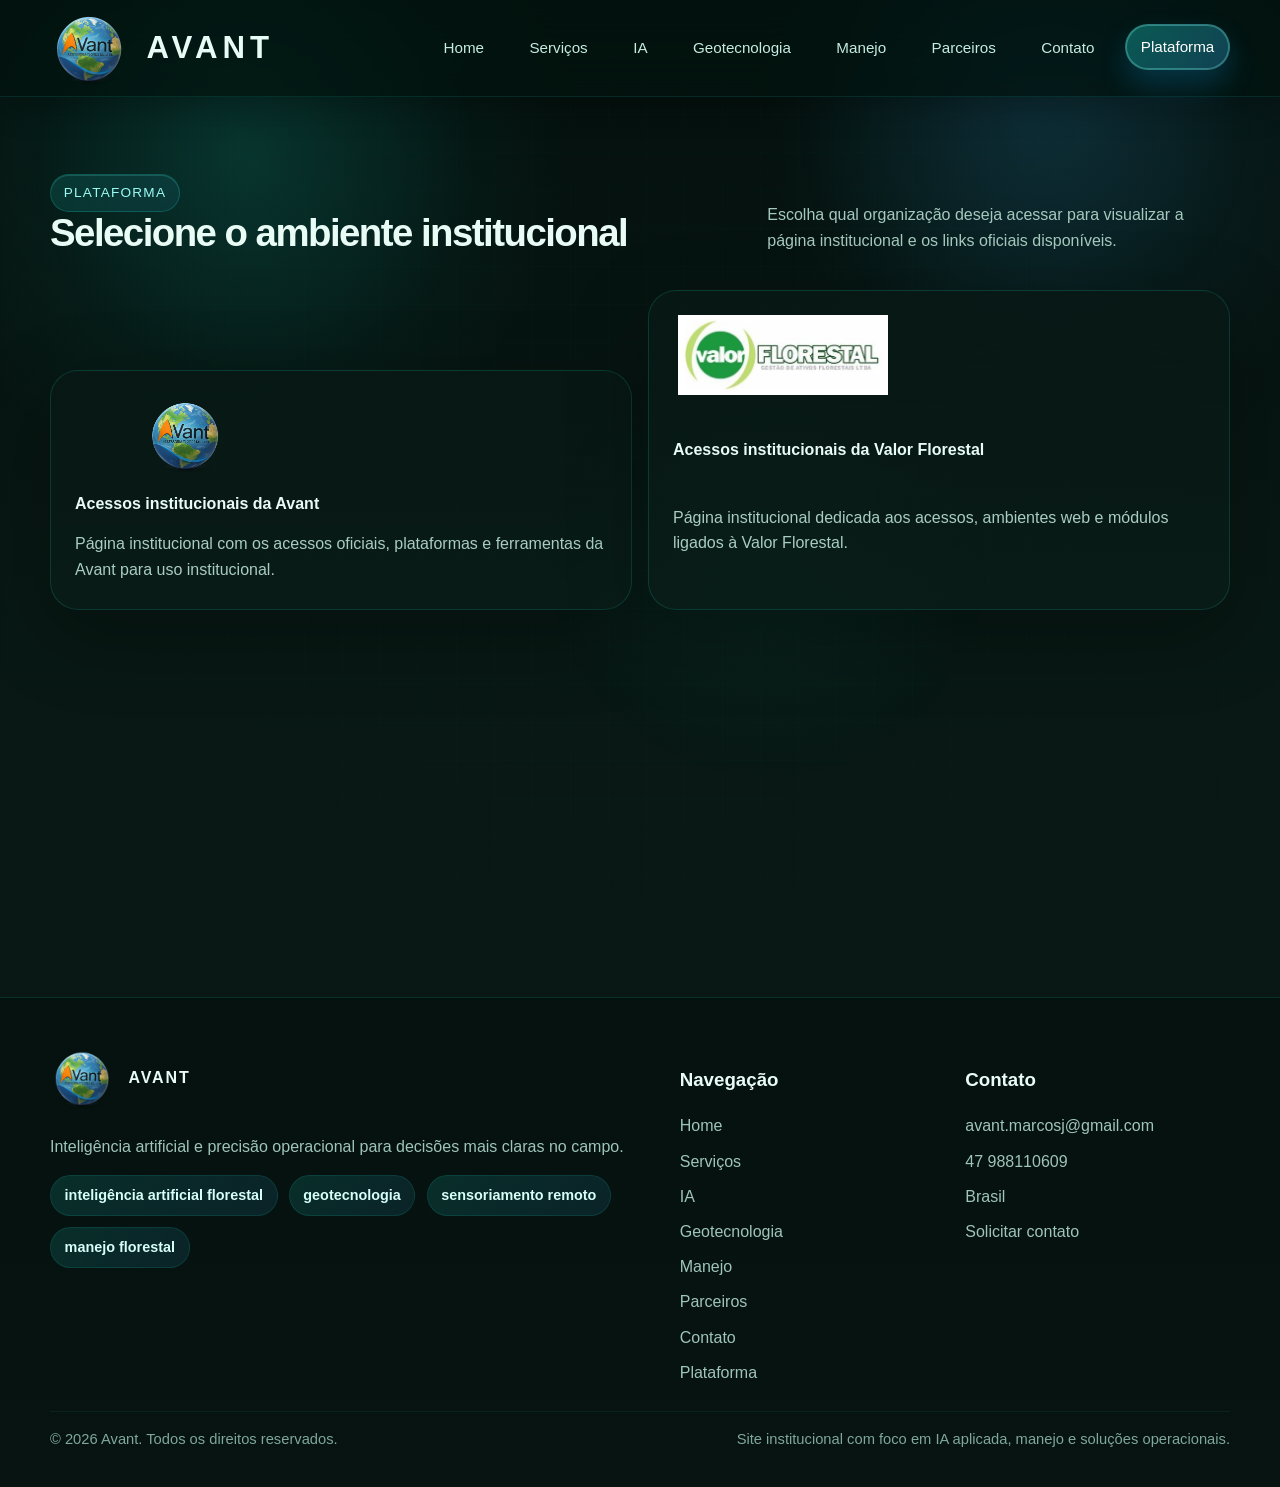
<file: plataforma.html>
<!DOCTYPE html>
<html lang="pt-BR">
  <head>
    <meta charset="UTF-8" />
    <meta name="viewport" content="width=device-width, initial-scale=1.0" />
    <title>Plataforma | Avant</title>
    <meta
      name="description"
      content="Acesso aos ambientes da plataforma Avant e aos módulos dedicados da Valor Florestal."
    />
    <link rel="stylesheet" href="assets/css/style.css" />
  </head>
  <body data-page="plataforma">
    <div id="site-header"></div>

    <main class="site-shell">
      <section class="page-section">
        <div class="container platform-shell">
          <div class="section-head">
            <div>
              <span class="eyebrow">Plataforma</span>
              <h2>Selecione o ambiente institucional</h2>
            </div>
            <p>
              Escolha qual organização deseja acessar para visualizar a página institucional e os links oficiais disponíveis.
            </p>
          </div>

          <div class="platform-selector-grid">
            <a class="platform-selector-card platform-selector-card--avant" href="acessos-avant.html">
              <img src="imagens/avant-logo.png" alt="Logo da Avant" />
              <strong>Acessos institucionais da Avant</strong>
              <p>
                Página institucional com os acessos oficiais, plataformas e ferramentas da Avant para uso institucional.
              </p>
            </a>

            <a class="platform-selector-card platform-selector-card--valor" href="acessos-valor-florestal.html">
              <img src="imagens/parceiro-a.jpg" alt="Logo da Valor Florestal" />
              <strong>Acessos institucionais da Valor Florestal</strong>
              <p>
                Página institucional dedicada aos acessos, ambientes web e módulos ligados à Valor Florestal.
              </p>
            </a>
          </div>
        </div>
      </section>
    </main>

    <div id="site-footer"></div>
    <script src="assets/js/main.js"></script>
  </body>
</html>
</file>
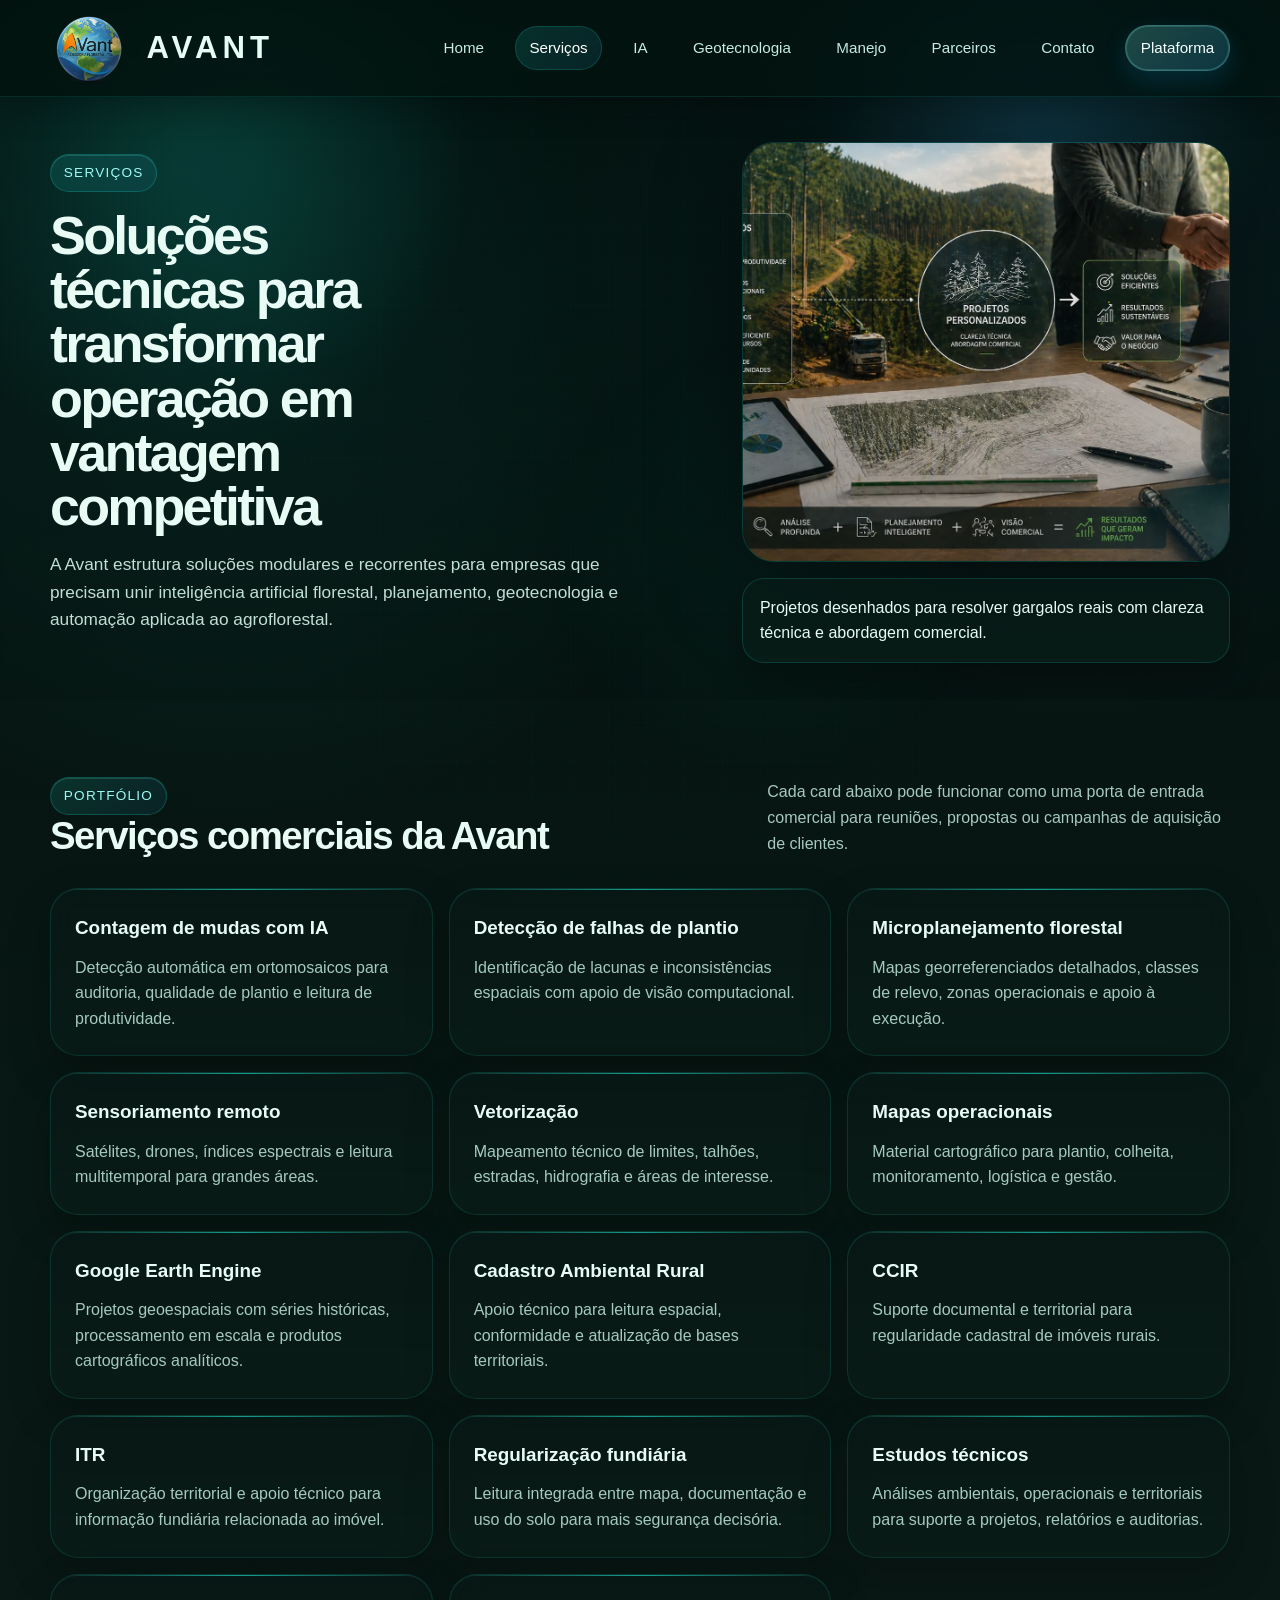
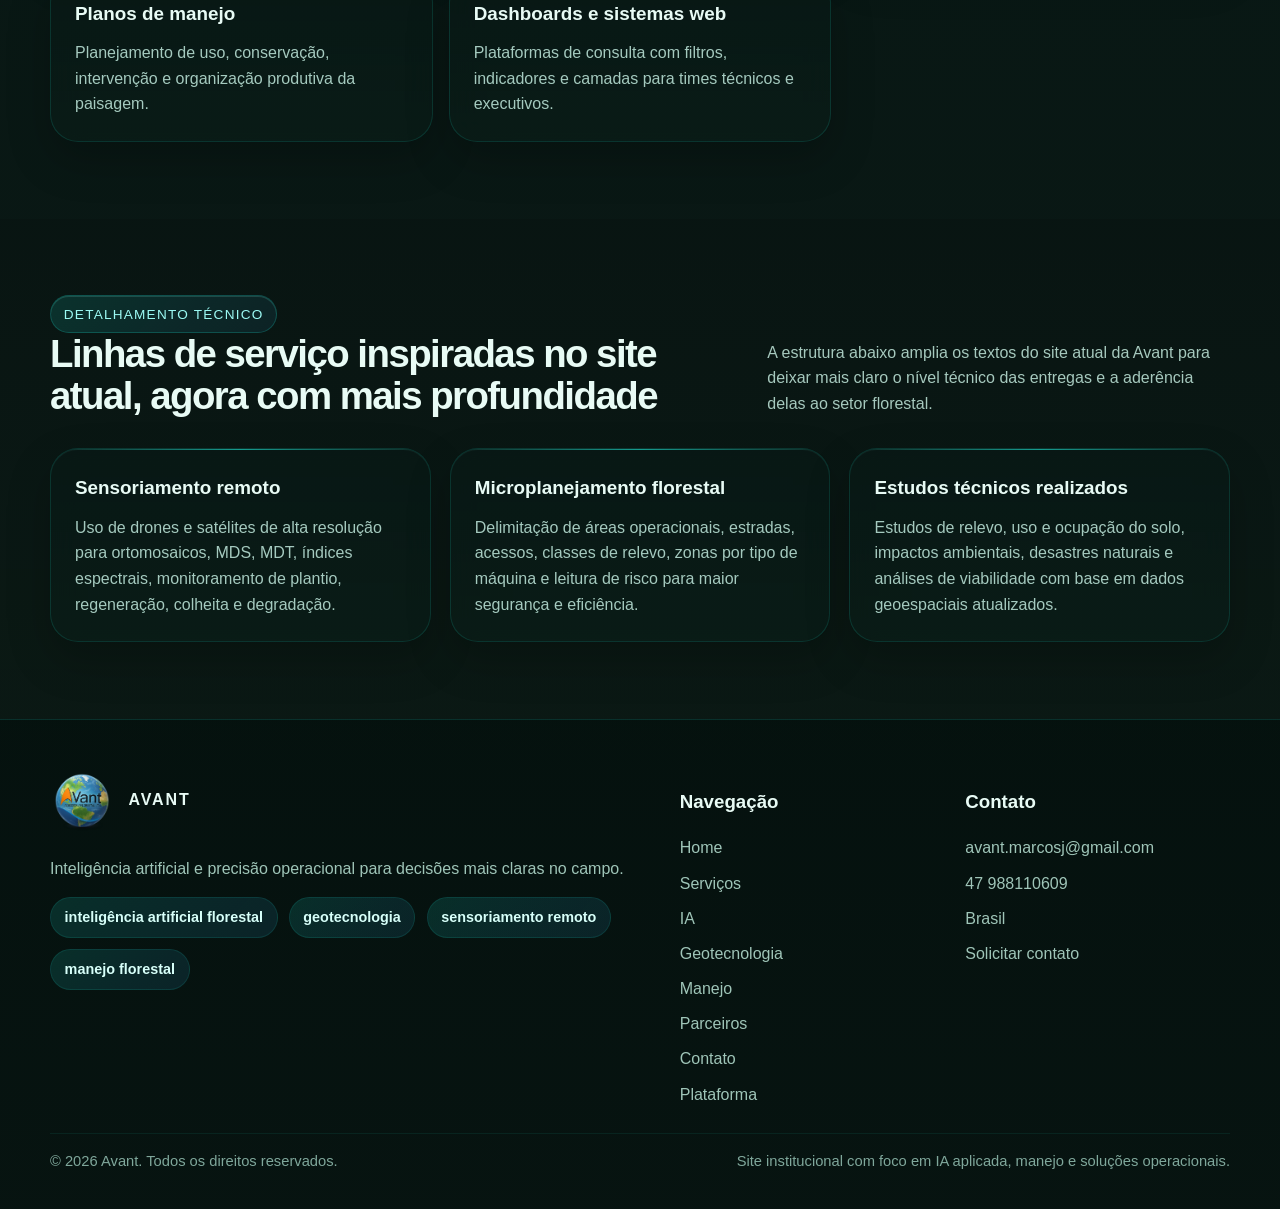
<file: servicos.html>
<!DOCTYPE html>
<html lang="pt-BR">
  <head>
    <meta charset="UTF-8" />
    <meta name="viewport" content="width=device-width, initial-scale=1.0" />
    <title>Serviços Técnicos | Avant</title>
    <meta
      name="description"
      content="Serviços técnicos da Avant em contagem de mudas, detecção de falhas de plantio, sensoriamento remoto, vetorização, mapas operacionais, manejo florestal, Google Earth Engine e regularização fundiária."
    />
    <link rel="stylesheet" href="assets/css/style.css" />
  </head>
  <body data-page="servicos">
    <div id="site-header"></div>

    <main class="site-shell">
      <section class="page-hero">
        <div class="container page-hero__grid">
          <div>
            <span class="eyebrow">Serviços</span>
            <h1>Soluções técnicas para transformar operação em vantagem competitiva</h1>
            <p>
              A Avant estrutura soluções modulares e recorrentes para empresas que precisam unir inteligência artificial
              florestal, planejamento, geotecnologia e automação aplicada ao agroflorestal.
            </p>
          </div>
          <div class="page-hero__visual">
            <div class="page-hero__media">
              <img src="imagens/servicos-hero.webp" alt="Serviços florestais com análise, planejamento e abordagem comercial aplicada" />
            </div>
            <div class="page-hero__note">Projetos desenhados para resolver gargalos reais com clareza técnica e abordagem comercial.</div>
          </div>
        </div>
      </section>

      <section class="page-section">
        <div class="container">
          <div class="section-head">
            <div>
              <span class="eyebrow">Portfólio</span>
              <h2>Serviços comerciais da Avant</h2>
            </div>
            <p>
              Cada card abaixo pode funcionar como uma porta de entrada comercial para reuniões, propostas ou campanhas de
              aquisição de clientes.
            </p>
          </div>

          <div class="service-grid">
            <article class="card"><h3>Contagem de mudas com IA</h3><p>Detecção automática em ortomosaicos para auditoria, qualidade de plantio e leitura de produtividade.</p></article>
            <article class="card"><h3>Detecção de falhas de plantio</h3><p>Identificação de lacunas e inconsistências espaciais com apoio de visão computacional.</p></article>
            <article class="card"><h3>Microplanejamento florestal</h3><p>Mapas georreferenciados detalhados, classes de relevo, zonas operacionais e apoio à execução.</p></article>
            <article class="card"><h3>Sensoriamento remoto</h3><p>Satélites, drones, índices espectrais e leitura multitemporal para grandes áreas.</p></article>
            <article class="card"><h3>Vetorização</h3><p>Mapeamento técnico de limites, talhões, estradas, hidrografia e áreas de interesse.</p></article>
            <article class="card"><h3>Mapas operacionais</h3><p>Material cartográfico para plantio, colheita, monitoramento, logística e gestão.</p></article>
            <article class="card"><h3>Google Earth Engine</h3><p>Projetos geoespaciais com séries históricas, processamento em escala e produtos cartográficos analíticos.</p></article>
            <article class="card"><h3>Cadastro Ambiental Rural</h3><p>Apoio técnico para leitura espacial, conformidade e atualização de bases territoriais.</p></article>
            <article class="card"><h3>CCIR</h3><p>Suporte documental e territorial para regularidade cadastral de imóveis rurais.</p></article>
            <article class="card"><h3>ITR</h3><p>Organização territorial e apoio técnico para informação fundiária relacionada ao imóvel.</p></article>
            <article class="card"><h3>Regularização fundiária</h3><p>Leitura integrada entre mapa, documentação e uso do solo para mais segurança decisória.</p></article>
            <article class="card"><h3>Estudos técnicos</h3><p>Análises ambientais, operacionais e territoriais para suporte a projetos, relatórios e auditorias.</p></article>
            <article class="card"><h3>Planos de manejo</h3><p>Planejamento de uso, conservação, intervenção e organização produtiva da paisagem.</p></article>
            <article class="card"><h3>Dashboards e sistemas web</h3><p>Plataformas de consulta com filtros, indicadores e camadas para times técnicos e executivos.</p></article>
          </div>
        </div>
      </section>

      <section class="page-section page-section--muted">
        <div class="container">
          <div class="section-head">
            <div>
              <span class="eyebrow">Detalhamento técnico</span>
              <h2>Linhas de serviço inspiradas no site atual, agora com mais profundidade</h2>
            </div>
            <p>
              A estrutura abaixo amplia os textos do site atual da Avant para deixar mais claro o nível técnico das entregas
              e a aderência delas ao setor florestal.
            </p>
          </div>

          <div class="grid grid--3">
            <article class="card">
              <h3>Sensoriamento remoto</h3>
              <p>Uso de drones e satélites de alta resolução para ortomosaicos, MDS, MDT, índices espectrais, monitoramento de plantio, regeneração, colheita e degradação.</p>
            </article>
            <article class="card">
              <h3>Microplanejamento florestal</h3>
              <p>Delimitação de áreas operacionais, estradas, acessos, classes de relevo, zonas por tipo de máquina e leitura de risco para maior segurança e eficiência.</p>
            </article>
            <article class="card">
              <h3>Estudos técnicos realizados</h3>
              <p>Estudos de relevo, uso e ocupação do solo, impactos ambientais, desastres naturais e análises de viabilidade com base em dados geoespaciais atualizados.</p>
            </article>
          </div>
        </div>
      </section>
    </main>

    <div id="site-footer"></div>
    <script src="assets/js/main.js"></script>
  </body>
</html>
</file>
<file: assets/css/style.css>
:root {
  --bg: #061411;
  --bg-soft: #0b1d18;
  --surface: rgba(8, 25, 21, 0.68);
  --surface-strong: rgba(11, 31, 25, 0.9);
  --surface-light: rgba(13, 34, 28, 0.82);
  --text: #e8fbf5;
  --text-dark: #e8fbf5;
  --muted: #9bbab0;
  --line: rgba(84, 235, 220, 0.16);
  --primary: #19dfcf;
  --primary-strong: #9cfaf4;
  --primary-soft: rgba(25, 223, 207, 0.12);
  --accent: #3ab8ff;
  --accent-strong: #77f6ff;
  --accent-soft: rgba(58, 184, 255, 0.16);
  --violet-glow: rgba(104, 126, 255, 0.14);
  --warning: #ffdf7a;
  --shadow: 0 24px 80px rgba(0, 0, 0, 0.28);
  --shadow-strong: 0 30px 90px rgba(0, 0, 0, 0.4);
  --radius: 28px;
  --radius-sm: 20px;
  --max-width: 1180px;
  --header-height: 88px;
  --transition: 220ms ease;
}

* {
  box-sizing: border-box;
}

html {
  scroll-behavior: smooth;
}

body {
  margin: 0;
  font-family: "Aptos", "Bahnschrift", "Segoe UI Variable Display", "Trebuchet MS", sans-serif;
  background:
    radial-gradient(circle at 18% 10%, rgba(25, 223, 207, 0.1), transparent 20%),
    radial-gradient(circle at 84% 8%, rgba(58, 184, 255, 0.1), transparent 18%),
    linear-gradient(180deg, #04100d 0%, #081814 42%, #0b1715 100%);
  color: var(--text-dark);
  line-height: 1.6;
  position: relative;
}

body.menu-open {
  overflow: hidden;
}

body.platform-modal-open {
  overflow: hidden;
}

body::before {
  content: "";
  position: fixed;
  inset: 0;
  z-index: -2;
  background:
    linear-gradient(rgba(25, 223, 207, 0.04) 1px, transparent 1px),
    linear-gradient(90deg, rgba(25, 223, 207, 0.04) 1px, transparent 1px);
  background-size: 38px 38px;
  mask-image: radial-gradient(circle at center, black 45%, transparent 100%);
  opacity: 0.45;
}

body::after {
  content: "";
  position: fixed;
  inset: 0;
  z-index: -1;
  background:
    radial-gradient(circle at 20% 18%, rgba(25, 223, 207, 0.08), transparent 18%),
    radial-gradient(circle at 80% 14%, rgba(58, 184, 255, 0.08), transparent 18%),
    radial-gradient(circle at 60% 62%, rgba(25, 223, 207, 0.05), transparent 24%);
  pointer-events: none;
}

img {
  max-width: 100%;
  display: block;
}

a {
  color: inherit;
  text-decoration: none;
}

button,
input,
textarea {
  font: inherit;
}

.site-shell {
  min-height: 100vh;
}

.container {
  width: min(calc(100% - 2rem), var(--max-width));
  margin: 0 auto;
}

.site-header {
  position: sticky;
  top: 0;
  z-index: 50;
  backdrop-filter: blur(22px) saturate(140%);
  background: rgba(4, 18, 14, 0.72);
  border-bottom: 1px solid rgba(25, 223, 207, 0.12);
  box-shadow: 0 10px 32px rgba(0, 0, 0, 0.24);
}

.site-header__inner {
  min-height: 96px;
  display: flex;
  align-items: center;
  justify-content: space-between;
  gap: 1.4rem;
}

.brand {
  display: inline-flex;
  align-items: center;
  gap: 0.9rem;
}

.brand__mark {
  position: relative;
  width: 64px;
  height: 64px;
  border-radius: 18px;
  overflow: visible;
  border: none;
  background: transparent;
  box-shadow: none;
}

.brand__mark img {
  width: 100%;
  height: 100%;
  object-fit: contain;
  padding: 0;
  filter: none;
}

.brand__text strong {
  display: block;
  font-size: 1rem;
  letter-spacing: 0.12em;
  text-transform: uppercase;
}

.brand__text span {
  display: block;
  font-size: 0.82rem;
  color: var(--muted);
}

.brand--header {
  gap: 1.15rem;
}

.brand__mark--header {
  width: 78px;
  height: 78px;
  border-radius: 22px;
}

.brand__mark--header img {
  padding: 0;
}

.brand__text--header {
  display: flex;
  align-items: center;
}

.brand__text--header strong {
  font-size: 1.95rem;
  letter-spacing: 0.16em;
  line-height: 1;
}

.site-nav {
  display: flex;
  align-items: center;
  gap: 1.5rem;
}

.site-nav__links {
  display: flex;
  align-items: center;
  gap: 1rem;
}

.site-nav__links a {
  padding: 0.6rem 0.92rem;
  border-radius: 999px;
  font-size: 0.95rem;
  color: #c6ece0;
  transition: background var(--transition), color var(--transition), box-shadow var(--transition);
}

.site-nav__links a:hover,
.site-nav__links a.is-active {
  background: linear-gradient(135deg, rgba(25, 223, 207, 0.14), rgba(58, 184, 255, 0.1));
  color: #ffffff;
  box-shadow: inset 0 0 0 1px rgba(25, 223, 207, 0.18);
}

.site-nav__platform-trigger {
  padding: 0.6rem 0.92rem;
  border-radius: 999px;
  border: 1px solid rgba(132, 255, 242, 0.26);
  background: linear-gradient(135deg, rgba(132, 255, 242, 0.22), rgba(58, 184, 255, 0.2));
  color: #f6fffd;
  font-size: 0.95rem;
  box-shadow:
    inset 0 0 0 1px rgba(132, 255, 242, 0.16),
    0 10px 24px rgba(20, 162, 240, 0.16);
  cursor: pointer;
  transition: background var(--transition), color var(--transition), box-shadow var(--transition), transform var(--transition);
}

.site-nav__platform-trigger:hover,
.site-nav__platform-trigger.is-active {
  transform: translateY(-1px);
  background: linear-gradient(135deg, rgba(25, 223, 207, 0.34), rgba(58, 184, 255, 0.28));
  color: #ffffff;
  box-shadow:
    inset 0 0 0 1px rgba(132, 255, 242, 0.3),
    0 14px 28px rgba(20, 162, 240, 0.22);
}

.site-header__actions {
  display: flex;
  align-items: center;
  gap: 0.85rem;
}

.menu-toggle {
  display: none;
  width: 48px;
  height: 48px;
  border: 0;
  border-radius: 14px;
  background: linear-gradient(135deg, rgba(25, 223, 207, 0.16), rgba(58, 184, 255, 0.1));
  color: var(--text-dark);
  box-shadow: inset 0 0 0 1px rgba(25, 223, 207, 0.16);
}

.menu-toggle span {
  display: block;
  width: 18px;
  height: 2px;
  margin: 4px auto;
  background: currentColor;
  border-radius: 999px;
}

.btn {
  display: inline-flex;
  align-items: center;
  justify-content: center;
  gap: 0.55rem;
  min-height: 50px;
  padding: 0.85rem 1.25rem;
  border-radius: 999px;
  border: 1px solid transparent;
  font-weight: 700;
  transition: transform var(--transition), box-shadow var(--transition), background var(--transition), border-color var(--transition);
}

.btn:hover {
  transform: translateY(-2px);
}

.btn--primary {
  background: linear-gradient(135deg, #0ec8bb, #14a2f0 70%, #67f2ff 100%);
  color: #02110e;
  box-shadow: 0 18px 36px rgba(20, 162, 240, 0.28);
}

.btn--secondary {
  background: rgba(8, 28, 23, 0.58);
  backdrop-filter: blur(12px);
  border-color: rgba(25, 223, 207, 0.18);
  color: var(--primary-strong);
  box-shadow: inset 0 1px 0 rgba(132, 255, 242, 0.1);
}

.btn--ghost {
  background: transparent;
  border-color: rgba(25, 223, 207, 0.14);
  color: var(--text-dark);
}

.btn--light {
  background: rgba(7, 28, 22, 0.78);
  color: #dffcf7;
  border-color: rgba(25, 223, 207, 0.14);
}

.hero,
.page-hero {
  position: relative;
  overflow: hidden;
}

.hero {
  padding: 4rem 0 2.8rem;
}

.hero::before,
.page-hero::before {
  content: "";
  position: absolute;
  inset: 0;
  background:
    radial-gradient(circle at 14% 12%, rgba(25, 223, 207, 0.12), transparent 24%),
    radial-gradient(circle at 82% 8%, rgba(58, 184, 255, 0.1), transparent 18%),
    linear-gradient(180deg, rgba(2, 12, 10, 0.26), rgba(2, 12, 10, 0.1));
}

.hero__grid,
.page-hero__grid {
  position: relative;
  z-index: 1;
  display: grid;
  grid-template-columns: minmax(0, 1.15fr) minmax(320px, 0.85fr);
  gap: 2rem;
  align-items: center;
}

.eyebrow {
  display: inline-flex;
  align-items: center;
  gap: 0.55rem;
  padding: 0.45rem 0.8rem;
  border-radius: 999px;
  background: linear-gradient(135deg, rgba(25, 223, 207, 0.14), rgba(58, 184, 255, 0.08));
  border: 1px solid rgba(25, 223, 207, 0.22);
  color: var(--primary-strong);
  font-size: 0.85rem;
  letter-spacing: 0.09em;
  text-transform: uppercase;
  box-shadow: inset 0 1px 0 rgba(140, 255, 239, 0.16);
}

.hero h1,
.page-hero h1 {
  margin: 1rem 0 1rem;
  max-width: 13ch;
  font-size: clamp(2.3rem, 4.2vw, 4.45rem);
  line-height: 1.01;
  letter-spacing: -0.05em;
  text-wrap: balance;
}

.hero p,
.page-hero p {
  max-width: 62ch;
  color: #c0dfd5;
  font-size: 1.08rem;
  text-wrap: pretty;
}

.hero__actions,
.page-hero__actions {
  display: flex;
  flex-wrap: wrap;
  gap: 0.85rem;
  margin-top: 1.7rem;
}

.hero__stats {
  display: grid;
  grid-template-columns: repeat(3, minmax(0, 1fr));
  gap: 0.9rem;
  margin-top: 2rem;
}

.mini-stat {
  padding: 1.05rem;
  border-radius: 24px;
  background:
    linear-gradient(180deg, rgba(7, 24, 20, 0.84), rgba(10, 31, 25, 0.66));
  backdrop-filter: blur(12px);
  border: 1px solid rgba(25, 223, 207, 0.18);
  box-shadow:
    inset 0 1px 0 rgba(140, 255, 239, 0.08),
    0 18px 40px rgba(0, 0, 0, 0.18);
}

.mini-stat strong {
  display: block;
  font-size: 1.35rem;
  color: var(--primary-strong);
}

.mini-stat span {
  color: #9fc5b9;
  font-size: 0.9rem;
}

.hero__visual,
.page-hero__visual {
  position: relative;
  display: grid;
  gap: 1rem;
  align-content: start;
  min-height: auto;
}

.hero-card {
  display: grid;
  gap: 1rem;
  position: relative;
  right: auto;
  width: 100%;
  border-radius: 34px;
  overflow: visible;
  background: transparent;
  border: none;
  box-shadow: none;
}

.hero-card img,
.page-hero__media img {
  width: 100%;
  height: 100%;
  object-fit: cover;
}

.hero-card--main {
  height: auto;
}

.hero-card--main > img {
  min-height: 520px;
  border-radius: 34px;
  border: 1px solid rgba(25, 223, 207, 0.2);
  box-shadow: var(--shadow-strong);
}

.hero-card--main::before,
.page-hero__media::before,
.media-panel::before,
.gallery__item::before {
  content: "";
  position: absolute;
  inset: 0 0 auto 0;
  height: 100%;
  z-index: 1;
  background:
    linear-gradient(135deg, rgba(25, 223, 207, 0.12), transparent 34%),
    linear-gradient(315deg, rgba(58, 184, 255, 0.18), transparent 30%);
  mix-blend-mode: screen;
  pointer-events: none;
}

.hero-card--main::before,
.hero-card--main::after {
  height: 520px;
  border-radius: 34px;
}

.hero-card--secondary {
  display: none;
}

.floating-panel {
  position: relative;
  left: auto;
  right: auto;
  bottom: auto;
  top: auto;
  width: 100%;
  max-width: none;
  padding: 1.2rem 1.25rem;
  border-radius: 24px;
  backdrop-filter: blur(16px) saturate(120%);
  background: linear-gradient(180deg, rgba(7, 26, 22, 0.84), rgba(8, 31, 25, 0.64));
  border: 1px solid rgba(25, 223, 207, 0.2);
  color: var(--text-dark);
  box-shadow:
    inset 0 1px 0 rgba(140, 255, 239, 0.08),
    0 20px 40px rgba(0, 0, 0, 0.26);
  z-index: 2;
}

.floating-panel strong {
  display: block;
  margin-bottom: 0.4rem;
}

.floating-panel ul {
  margin: 0;
  padding-left: 1rem;
  color: #abd3c6;
}

.page-hero {
  padding: 2.8rem 0 2.3rem;
}

.page-hero__visual {
  min-height: auto;
}

.page-hero__media {
  position: relative;
  inset: auto;
  min-height: 420px;
  border-radius: 32px;
  overflow: hidden;
  border: 1px solid rgba(25, 223, 207, 0.18);
  box-shadow: var(--shadow-strong);
}

.page-hero__media::after,
.hero-card--main::after,
.media-panel::after {
  content: "";
  position: absolute;
  inset: 0 0 auto 0;
  height: 100%;
  z-index: 1;
  background: linear-gradient(180deg, rgba(255, 255, 255, 0.02), rgba(0, 10, 12, 0.22));
  pointer-events: none;
}

.page-hero__media::before,
.page-hero__media::after {
  border-radius: 32px;
}

.page-hero__note {
  position: relative;
  right: auto;
  bottom: auto;
  max-width: none;
  padding: 1rem 1.05rem;
  border-radius: 22px;
  background: linear-gradient(180deg, rgba(7, 26, 22, 0.84), rgba(8, 31, 25, 0.66));
  border: 1px solid rgba(25, 223, 207, 0.18);
  color: var(--text-dark);
  backdrop-filter: blur(14px);
  box-shadow: 0 18px 34px rgba(0, 0, 0, 0.3);
  z-index: 2;
}

.page-section {
  position: relative;
  padding: 4.8rem 0;
  color: var(--text-dark);
}

.platform-modal {
  position: fixed;
  inset: 0;
  z-index: 80;
}

.platform-modal__backdrop {
  position: absolute;
  inset: 0;
  background: rgba(1, 9, 8, 0.7);
  backdrop-filter: blur(10px);
}

.platform-modal__dialog {
  position: relative;
  width: min(calc(100% - 2rem), 760px);
  margin: 11vh auto 0;
  padding: 1.8rem;
  border-radius: 30px;
  background: linear-gradient(180deg, rgba(7, 24, 20, 0.96), rgba(10, 29, 24, 0.9));
  border: 1px solid rgba(25, 223, 207, 0.18);
  box-shadow: var(--shadow-strong);
}

.platform-modal__dialog h2 {
  margin: 0.8rem 0 0.6rem;
  font-size: clamp(2rem, 4vw, 3rem);
  line-height: 1.02;
  letter-spacing: -0.04em;
}

.platform-modal__dialog p {
  margin: 0;
  max-width: 58ch;
  color: #b9ddd2;
}

.platform-modal__close {
  position: absolute;
  top: 1rem;
  right: 1rem;
  width: 46px;
  height: 46px;
  border-radius: 50%;
  border: 1px solid rgba(25, 223, 207, 0.18);
  background: rgba(7, 24, 20, 0.88);
  color: #dffff9;
  font-size: 1.6rem;
  line-height: 1;
  cursor: pointer;
}

.platform-modal__options {
  display: grid;
  grid-template-columns: repeat(2, minmax(0, 1fr));
  gap: 1rem;
  margin-top: 1.5rem;
}

.platform-modal__card {
  display: grid;
  gap: 0.6rem;
  min-height: 220px;
  padding: 1.35rem;
  border-radius: 26px;
  background: linear-gradient(180deg, rgba(8, 24, 21, 0.9), rgba(11, 33, 27, 0.76));
  border: 1px solid rgba(25, 223, 207, 0.16);
  box-shadow: inset 0 1px 0 rgba(140, 255, 239, 0.08);
  transition: transform var(--transition), box-shadow var(--transition), border-color var(--transition);
}

.platform-modal__card:hover {
  transform: translateY(-3px);
  border-color: rgba(25, 223, 207, 0.26);
  box-shadow:
    inset 0 1px 0 rgba(140, 255, 239, 0.12),
    0 20px 40px rgba(0, 0, 0, 0.24);
}

.platform-modal__label {
  display: inline-flex;
  width: fit-content;
  padding: 0.42rem 0.72rem;
  border-radius: 999px;
  background: rgba(25, 223, 207, 0.1);
  color: #9cfaf4;
  font-size: 0.82rem;
  letter-spacing: 0.08em;
  text-transform: uppercase;
}

.platform-modal__card strong {
  font-size: 1.2rem;
}

.platform-modal__card span:last-child {
  color: #a7ccc1;
}

.page-section--dark {
  color: var(--text-dark);
  background:
    radial-gradient(circle at 10% 0%, rgba(25, 223, 207, 0.12), transparent 24%),
    radial-gradient(circle at 90% 10%, rgba(58, 184, 255, 0.08), transparent 20%),
    linear-gradient(180deg, #081814, #0a1816);
}

.page-section--muted {
  background:
    linear-gradient(180deg, rgba(9, 21, 18, 0.94), rgba(11, 25, 21, 0.96));
}

.section-head {
  display: flex;
  align-items: end;
  justify-content: space-between;
  gap: 1.4rem;
  margin-bottom: 2rem;
}

.section-head h2 {
  margin: 0;
  font-size: clamp(1.9rem, 3vw, 3rem);
  line-height: 1.08;
  letter-spacing: -0.04em;
}

.section-head p {
  max-width: 52ch;
  margin: 0;
  color: #a6c9be;
}

.page-section--dark .section-head p,
.page-section--dark .section-head .eyebrow {
  color: #a6c9be;
}

.grid {
  display: grid;
  gap: 1.2rem;
}

.grid--2 {
  grid-template-columns: repeat(2, minmax(0, 1fr));
}

.grid--3 {
  grid-template-columns: repeat(3, minmax(0, 1fr));
}

.grid--4 {
  grid-template-columns: repeat(4, minmax(0, 1fr));
}

.card {
  position: relative;
  padding: 1.5rem;
  border-radius: var(--radius);
  background:
    linear-gradient(180deg, rgba(8, 24, 21, 0.88), rgba(10, 29, 24, 0.7));
  backdrop-filter: blur(14px);
  border: 1px solid rgba(25, 223, 207, 0.14);
  box-shadow:
    inset 0 1px 0 rgba(140, 255, 239, 0.06),
    0 18px 44px rgba(0, 0, 0, 0.22);
  overflow: hidden;
}

.card::before {
  content: "";
  position: absolute;
  inset: 0 auto auto 0;
  width: 100%;
  height: 1px;
  background: linear-gradient(90deg, transparent, rgba(25, 223, 207, 0.7), transparent);
  opacity: 0.9;
}

.card--dark {
  background:
    linear-gradient(180deg, rgba(7, 22, 19, 0.9), rgba(10, 29, 24, 0.76));
  border-color: rgba(25, 223, 207, 0.16);
  color: var(--text-dark);
}

.card--dark p,
.card--dark li,
.card--dark .meta {
  color: #a5cabf;
}

.card h3,
.card h4 {
  margin-top: 0;
  margin-bottom: 0.7rem;
  font-size: 1.18rem;
}

.card p,
.card li {
  margin: 0;
  color: #a5cabf;
}

.icon-badge {
  width: 52px;
  height: 52px;
  display: grid;
  place-items: center;
  margin-bottom: 1rem;
  border-radius: 16px;
  background:
    linear-gradient(135deg, rgba(25, 223, 207, 0.16), rgba(58, 184, 255, 0.2));
  box-shadow:
    inset 0 1px 0 rgba(140, 255, 239, 0.14),
    0 12px 24px rgba(20, 162, 240, 0.16);
  color: #dbfffb;
  font-size: 1.25rem;
  font-weight: 800;
}

.problem-list,
.step-list,
.feature-list,
.inline-list {
  display: grid;
  gap: 0.9rem;
}

.problem-item,
.step-item,
.feature-item {
  padding: 1rem 1.1rem;
  border-radius: 18px;
  background:
    linear-gradient(180deg, rgba(7, 24, 20, 0.84), rgba(9, 29, 24, 0.64));
  border: 1px solid rgba(25, 223, 207, 0.14);
  backdrop-filter: blur(10px);
}

.problem-item strong,
.step-item strong,
.feature-item strong {
  display: block;
  margin-bottom: 0.3rem;
}

.split {
  display: grid;
  grid-template-columns: minmax(0, 1fr) minmax(320px, 0.92fr);
  gap: 1.4rem;
  align-items: start;
}

.media-panel {
  position: relative;
  display: grid;
  gap: 1rem;
  min-height: auto;
  border-radius: 32px;
  overflow: visible;
  border: none;
  box-shadow: none;
}

.media-panel img {
  width: 100%;
  height: 420px;
  object-fit: cover;
  border-radius: 32px;
  border: 1px solid rgba(25, 223, 207, 0.16);
  box-shadow: var(--shadow-strong);
}

.media-panel__overlay {
  position: relative;
  inset: auto;
  padding: 1rem 1.05rem;
  border-radius: 20px;
  background: linear-gradient(180deg, rgba(7, 26, 22, 0.84), rgba(8, 31, 25, 0.66));
  color: var(--text-dark);
  border: 1px solid rgba(25, 223, 207, 0.16);
  backdrop-filter: blur(14px);
  box-shadow: 0 18px 36px rgba(0, 0, 0, 0.26);
  z-index: 2;
}

.media-panel::before,
.media-panel::after {
  height: 420px;
  border-radius: 32px;
}

.metrics {
  display: grid;
  grid-template-columns: repeat(2, minmax(0, 1fr));
  gap: 1rem;
}

.metric {
  padding: 1rem 1.1rem;
  border-radius: 20px;
  background: linear-gradient(180deg, rgba(7, 24, 20, 0.84), rgba(10, 31, 25, 0.64));
  border: 1px solid rgba(25, 223, 207, 0.14);
  backdrop-filter: blur(12px);
}

.metric strong {
  display: block;
  margin-bottom: 0.3rem;
  font-size: 1.6rem;
  line-height: 1;
  color: var(--primary-strong);
}

.gallery {
  display: grid;
  grid-template-columns: 1.2fr 0.8fr 0.8fr;
  gap: 1rem;
}

.gallery__item {
  display: grid;
  grid-template-rows: 220px auto;
  gap: 0.9rem;
  min-height: auto;
  border-radius: 24px;
  overflow: visible;
  position: relative;
  background: transparent;
  border: none;
  box-shadow: none;
}

.gallery__item img {
  width: 100%;
  height: 220px;
  object-fit: cover;
  border-radius: 24px;
  border: 1px solid rgba(25, 223, 207, 0.14);
  box-shadow: 0 20px 42px rgba(0, 0, 0, 0.26);
}

.gallery__item--tall {
  grid-template-rows: 456px auto;
}

.gallery__item--tall img {
  height: 456px;
}

.gallery__caption {
  position: relative;
  left: auto;
  right: auto;
  bottom: auto;
  padding: 0.8rem 0.95rem;
  border-radius: 18px;
  color: var(--text-dark);
  background: linear-gradient(180deg, rgba(7, 26, 22, 0.84), rgba(8, 31, 25, 0.66));
  border: 1px solid rgba(25, 223, 207, 0.14);
  backdrop-filter: blur(12px);
  z-index: 2;
}

.gallery__item::before,
.gallery__item::after {
  height: 220px;
  border-radius: 24px;
}

.gallery__item--tall::before,
.gallery__item--tall::after {
  height: 456px;
}

.logo-grid,
.segment-grid,
.case-grid,
.service-grid,
.insight-grid {
  display: grid;
  gap: 1rem;
}

.logo-grid {
  grid-template-columns: repeat(3, minmax(0, 1fr));
}

.logo-slot {
  min-height: 148px;
  display: grid;
  place-items: center;
  text-align: center;
  padding: 1.2rem 1.35rem;
  border-radius: 22px;
  background: linear-gradient(180deg, rgba(255, 255, 255, 0.98), rgba(238, 246, 243, 0.94));
  border: 1px solid rgba(120, 160, 150, 0.22);
  box-shadow:
    inset 0 1px 0 rgba(255, 255, 255, 0.9),
    0 18px 34px rgba(0, 0, 0, 0.16);
  backdrop-filter: blur(12px);
}

.logo-slot img {
  width: 100%;
  max-width: 240px;
  max-height: 92px;
  object-fit: contain;
}

.platform-shell {
  display: grid;
  gap: 1.8rem;
}

.platform-selector-grid {
  display: grid;
  grid-template-columns: repeat(2, minmax(0, 1fr));
  gap: 1rem;
}

.platform-selector-card {
  display: grid;
  gap: 0.8rem;
  min-height: 240px;
  padding: 1.5rem;
  border-radius: 28px;
  background: linear-gradient(180deg, rgba(8, 24, 21, 0.9), rgba(10, 29, 24, 0.72));
  border: 1px solid rgba(25, 223, 207, 0.16);
  box-shadow: var(--shadow);
  transition: transform var(--transition), box-shadow var(--transition), border-color var(--transition);
}

.platform-selector-card:hover {
  transform: translateY(-3px);
  border-color: rgba(25, 223, 207, 0.28);
  box-shadow: var(--shadow-strong);
}

.platform-selector-card img {
  width: 100%;
  max-width: 220px;
  height: 80px;
  object-fit: contain;
}

.platform-selector-card p {
  color: #a9cdc2;
  margin: 0;
}

.platform-selector-card--avant {
  margin-top: 3.5rem;
}

.platform-selector-card--valor {
  margin-top: -1.5rem;
}

.platform-brand-grid {
  display: grid;
  grid-template-columns: minmax(260px, 0.9fr) minmax(320px, 1.1fr);
  gap: 1.2rem;
  align-items: start;
}

.platform-brand-stack {
  display: grid;
  gap: 1rem;
}

.platform-brand-card {
  display: grid;
  place-items: center;
  min-height: 190px;
  padding: 1.4rem;
  border-radius: 28px;
  background: linear-gradient(180deg, rgba(255, 255, 255, 0.98), rgba(238, 246, 243, 0.94));
  border: 1px solid rgba(120, 160, 150, 0.22);
  box-shadow:
    inset 0 1px 0 rgba(255, 255, 255, 0.9),
    0 20px 38px rgba(0, 0, 0, 0.16);
}

.platform-brand-card--institutional {
  min-height: auto;
  padding: 0.2rem;
  background: transparent;
  border: none;
  box-shadow: none;
}

button.platform-brand-card {
  width: 100%;
  cursor: pointer;
  transition: transform var(--transition), box-shadow var(--transition), border-color var(--transition);
}

button.platform-brand-card:hover,
button.platform-brand-card[aria-expanded="true"] {
  transform: translateY(-2px);
  border-color: rgba(25, 223, 207, 0.34);
  box-shadow:
    inset 0 1px 0 rgba(255, 255, 255, 0.92),
    0 24px 42px rgba(0, 0, 0, 0.2);
}

button.platform-brand-card--institutional:hover,
button.platform-brand-card--institutional[aria-expanded="true"] {
  border-color: transparent;
  box-shadow: none;
}

.platform-brand-card img {
  width: 100%;
  max-width: 320px;
  max-height: 120px;
  object-fit: contain;
}

.platform-links {
  display: grid;
  grid-template-columns: repeat(auto-fit, minmax(220px, 1fr));
  gap: 1rem;
}

.platform-tool-card {
  display: grid;
  gap: 0.85rem;
  padding: 0;
  border-radius: 24px;
  overflow: hidden;
  background: linear-gradient(180deg, rgba(255, 255, 255, 0.98), rgba(238, 246, 243, 0.94));
  border: 1px solid rgba(120, 160, 150, 0.22);
  box-shadow:
    inset 0 1px 0 rgba(255, 255, 255, 0.9),
    0 18px 34px rgba(0, 0, 0, 0.16);
  transition: transform var(--transition), box-shadow var(--transition), border-color var(--transition);
}

.platform-tool-card:hover {
  transform: translateY(-3px);
  border-color: rgba(25, 223, 207, 0.32);
  box-shadow:
    inset 0 1px 0 rgba(255, 255, 255, 0.92),
    0 24px 42px rgba(0, 0, 0, 0.18);
}

.platform-tool-card img {
  width: 100%;
  height: 190px;
  object-fit: cover;
}

.platform-tool-card__body {
  padding: 0 1rem 1rem;
}

.platform-tool-card__body h3 {
  margin: 0;
  color: #17332b;
  font-size: 1.08rem;
}

.segment-grid,
.case-grid,
.service-grid,
.insight-grid {
  grid-template-columns: repeat(3, minmax(0, 1fr));
}

.case-card__meta,
.meta {
  display: inline-flex;
  align-items: center;
  gap: 0.5rem;
  margin-bottom: 0.8rem;
  font-size: 0.84rem;
  color: #93c2b6;
  text-transform: uppercase;
  letter-spacing: 0.08em;
}

.check-list,
.dot-list {
  margin: 0;
  padding-left: 1.1rem;
}

.check-list li,
.dot-list li {
  margin-bottom: 0.55rem;
}

.kpi-band {
  display: grid;
  grid-template-columns: repeat(4, minmax(0, 1fr));
  gap: 1rem;
  margin-top: 2rem;
}

.kpi-band .card {
  background: linear-gradient(180deg, rgba(8, 24, 21, 0.88), rgba(10, 29, 24, 0.72));
  color: var(--text-dark);
}

.kpi-band strong {
  display: block;
  margin-bottom: 0.35rem;
  font-size: 1.7rem;
}

.cta-banner {
  position: relative;
  overflow: hidden;
  padding: 2.25rem;
  border-radius: 36px;
  background:
    linear-gradient(120deg, rgba(4, 16, 13, 0.72), rgba(6, 20, 18, 0.56)),
    url("../../imagens/cta-forest-tech.jpg") center/cover;
  color: var(--text-dark);
  border: 1px solid rgba(25, 223, 207, 0.18);
  box-shadow: var(--shadow-strong);
}

.cta-banner::before {
  content: "";
  position: absolute;
  inset: 0;
  background:
    linear-gradient(90deg, rgba(3, 14, 12, 0.82), rgba(3, 14, 12, 0.32)),
    radial-gradient(circle at 78% 22%, rgba(58, 184, 255, 0.14), transparent 18%);
}

.cta-banner > * {
  position: relative;
  z-index: 1;
}

.cta-banner h2 {
  margin: 0 0 0.7rem;
  font-size: clamp(2rem, 3vw, 3.2rem);
  line-height: 1.05;
}

.cta-banner p {
  max-width: 60ch;
  color: #c5e4da;
}

.contact-grid {
  display: grid;
  grid-template-columns: minmax(280px, 0.92fr) minmax(0, 1.08fr);
  gap: 1.35rem;
  align-items: start;
}

.contact-grid--single {
  grid-template-columns: minmax(0, 900px);
  justify-content: center;
}

.contact-card,
.form-card {
  padding: 1.6rem;
  border-radius: 28px;
  background: linear-gradient(180deg, rgba(8, 24, 21, 0.88), rgba(10, 29, 24, 0.72));
  border: 1px solid rgba(25, 223, 207, 0.14);
  box-shadow: 0 18px 40px rgba(0, 0, 0, 0.24);
  color: var(--text-dark);
  backdrop-filter: blur(14px);
}

.contact-card--info,
.form-card--contact {
  display: grid;
  gap: 1.2rem;
}

.contact-card__lead {
  margin: 0;
  color: #b8ddd2;
}

.contact-channel-grid {
  display: grid;
  grid-template-columns: repeat(2, minmax(0, 1fr));
  gap: 0.95rem;
}

.contact-channel-card {
  display: grid;
  gap: 0.35rem;
  padding: 1rem 1.05rem;
  border-radius: 20px;
  background: linear-gradient(180deg, rgba(10, 29, 24, 0.86), rgba(7, 23, 20, 0.72));
  border: 1px solid rgba(25, 223, 207, 0.14);
  box-shadow: inset 0 1px 0 rgba(140, 255, 239, 0.06);
  color: var(--text-dark);
}

.contact-channel-card strong {
  font-size: 0.94rem;
  letter-spacing: 0.04em;
  text-transform: uppercase;
}

.contact-channel-card span {
  color: #b7ddd1;
}

.contact-channel-card:hover {
  border-color: rgba(25, 223, 207, 0.24);
}

.contact-support-note {
  padding: 1rem 1.05rem;
  border-radius: 20px;
  background: linear-gradient(180deg, rgba(25, 223, 207, 0.1), rgba(58, 184, 255, 0.08));
  border: 1px solid rgba(25, 223, 207, 0.16);
  color: #d6fff9;
}

.contact-form-header {
  display: grid;
  gap: 0.55rem;
}

.contact-form-header h2 {
  margin: 0;
}

.contact-form-header p {
  margin: 0;
  color: #b7ddd1;
}

.contact-form-highlights {
  display: grid;
  grid-template-columns: repeat(3, minmax(0, 1fr));
  gap: 0.9rem;
}

.contact-highlight {
  padding: 0.95rem 1rem;
  border-radius: 18px;
  background: linear-gradient(180deg, rgba(9, 28, 23, 0.84), rgba(8, 23, 20, 0.74));
  border: 1px solid rgba(25, 223, 207, 0.14);
}

.contact-highlight strong {
  display: block;
  margin-bottom: 0.3rem;
  color: #f2fffd;
}

.contact-highlight span {
  color: #afdad0;
  font-size: 0.94rem;
}

.form-grid {
  display: grid;
  grid-template-columns: repeat(2, minmax(0, 1fr));
  gap: 1rem;
}

.field {
  display: grid;
  gap: 0.45rem;
}

.field--full {
  grid-column: 1 / -1;
}

.field label {
  font-weight: 700;
  color: #d4fcf7;
}

.field input,
.field textarea {
  width: 100%;
  padding: 0.95rem 1rem;
  border-radius: 16px;
  border: 1px solid rgba(25, 223, 207, 0.18);
  background: rgba(5, 21, 17, 0.74);
  box-shadow: inset 0 1px 0 rgba(140, 255, 239, 0.06);
  color: #ecfffb;
}

.field textarea {
  min-height: 140px;
  resize: vertical;
}

.form-actions {
  display: flex;
  flex-wrap: wrap;
  gap: 0.85rem;
  margin-top: 1rem;
}

.form-feedback {
  margin-top: 1rem;
  color: var(--primary-strong);
  font-weight: 700;
}

.site-footer {
  background:
    linear-gradient(180deg, rgba(5, 18, 15, 0.96), rgba(7, 20, 17, 0.98));
  color: var(--text-dark);
  border-top: 1px solid rgba(25, 223, 207, 0.14);
}

.site-footer__top {
  padding: 3rem 0 1.6rem;
  display: grid;
  grid-template-columns: minmax(0, 1.15fr) repeat(2, minmax(180px, 0.5fr));
  gap: 1.3rem;
}

.site-footer__brand p,
.site-footer__list a,
.site-footer__list li {
  color: #9fc5b8;
}

.site-footer__list {
  list-style: none;
  padding: 0;
  margin: 0;
  display: grid;
  gap: 0.6rem;
}

.site-footer__bottom {
  padding: 1rem 0 2.2rem;
  border-top: 1px solid rgba(25, 223, 207, 0.08);
  display: flex;
  justify-content: space-between;
  gap: 1rem;
  color: #7fa79b;
  font-size: 0.92rem;
}

.tag-cloud {
  display: flex;
  flex-wrap: wrap;
  gap: 0.7rem;
}

.tag {
  padding: 0.5rem 0.85rem;
  border-radius: 999px;
  background: linear-gradient(135deg, rgba(25, 223, 207, 0.14), rgba(58, 184, 255, 0.1));
  color: #d7fff9;
  font-size: 0.9rem;
  font-weight: 700;
  border: 1px solid rgba(25, 223, 207, 0.12);
}

.page-section--dark .tag {
  background: rgba(25, 223, 207, 0.1);
  color: #d7fff9;
}

@media (max-width: 1080px) {
  .site-nav {
    position: fixed;
    top: var(--header-height);
    left: 1rem;
    right: 1rem;
    padding: 1rem;
    border-radius: 24px;
    flex-direction: column;
    align-items: stretch;
    background: rgba(4, 18, 14, 0.94);
    border: 1px solid rgba(25, 223, 207, 0.16);
    box-shadow: var(--shadow-strong);
    backdrop-filter: blur(18px);
    opacity: 0;
    pointer-events: none;
    transform: translateY(-10px);
    transition: opacity var(--transition), transform var(--transition);
  }

  body.menu-open .site-nav {
    opacity: 1;
    pointer-events: auto;
    transform: translateY(0);
  }

  .site-nav__links,
  .site-header__actions {
    flex-direction: column;
    align-items: stretch;
  }

  .site-nav__links a,
  .site-nav__links button,
  .site-header__actions .btn {
    width: 100%;
  }

  .menu-toggle {
    display: inline-block;
  }

  .site-header__inner {
    min-height: 88px;
  }

  .hero__grid,
  .page-hero__grid,
  .split,
  .contact-grid,
  .platform-brand-grid,
  .site-footer__top {
    grid-template-columns: 1fr;
  }

  .hero__visual,
  .page-hero__visual {
    min-height: auto;
  }

  .grid--4,
  .grid--3,
  .logo-grid,
  .segment-grid,
  .case-grid,
  .service-grid,
  .insight-grid,
  .kpi-band,
  .platform-links,
  .platform-selector-grid,
  .platform-modal__options,
  .contact-channel-grid,
  .contact-form-highlights,
  .gallery {
    grid-template-columns: repeat(2, minmax(0, 1fr));
  }
}

@media (max-width: 780px) {
  body {
    background:
      radial-gradient(circle at top left, rgba(25, 223, 207, 0.12), transparent 20%),
      radial-gradient(circle at 90% 6%, rgba(58, 184, 255, 0.1), transparent 18%),
      linear-gradient(180deg, #04100d 0%, #081814 100%);
  }

  .hero,
  .page-hero {
    padding-top: 2.5rem;
  }

  .brand__mark--header {
    width: 66px;
    height: 66px;
  }

  .brand__text--header strong {
    font-size: 1.55rem;
    letter-spacing: 0.14em;
  }

  .hero h1,
  .page-hero h1 {
    max-width: none;
  }

  .hero__stats,
  .metrics,
  .grid--2,
  .grid--3,
  .grid--4,
  .logo-grid,
  .segment-grid,
  .case-grid,
  .service-grid,
  .insight-grid,
  .kpi-band,
  .platform-links,
  .platform-selector-grid,
  .platform-modal__options,
  .contact-channel-grid,
  .contact-form-highlights,
  .gallery,
  .form-grid {
    grid-template-columns: 1fr;
  }

  .hero-card--main,
  .page-hero__media {
    position: relative;
    width: 100%;
  }

  .hero-card--main > img,
  .page-hero__media,
  .media-panel img {
    min-height: 360px;
    height: 360px;
  }

  .floating-panel,
  .page-hero__note,
  .media-panel__overlay,
  .gallery__caption {
    position: relative;
    left: auto;
    top: auto;
    right: auto;
    bottom: auto;
    margin-top: 0;
    width: 100%;
    max-width: none;
  }

  .hero__visual,
  .page-hero__visual,
  .media-panel {
    min-height: auto;
  }

  .hero-card--main::before,
  .hero-card--main::after,
  .media-panel::before,
  .media-panel::after {
    height: 360px;
  }

  .gallery__item,
  .gallery__item--tall {
    grid-template-rows: 260px auto;
  }

  .gallery__item img,
  .gallery__item--tall img {
    height: 260px;
  }

  .gallery__item::before,
  .gallery__item::after,
  .gallery__item--tall::before,
  .gallery__item--tall::after {
    height: 260px;
  }

  .section-head {
    align-items: start;
    flex-direction: column;
  }

  .site-footer__bottom {
    flex-direction: column;
  }

  .platform-modal__dialog {
    margin-top: 6vh;
    padding: 1.35rem;
  }

  .platform-selector-card--avant,
  .platform-selector-card--valor {
    margin-top: 0;
  }
}
</file>
